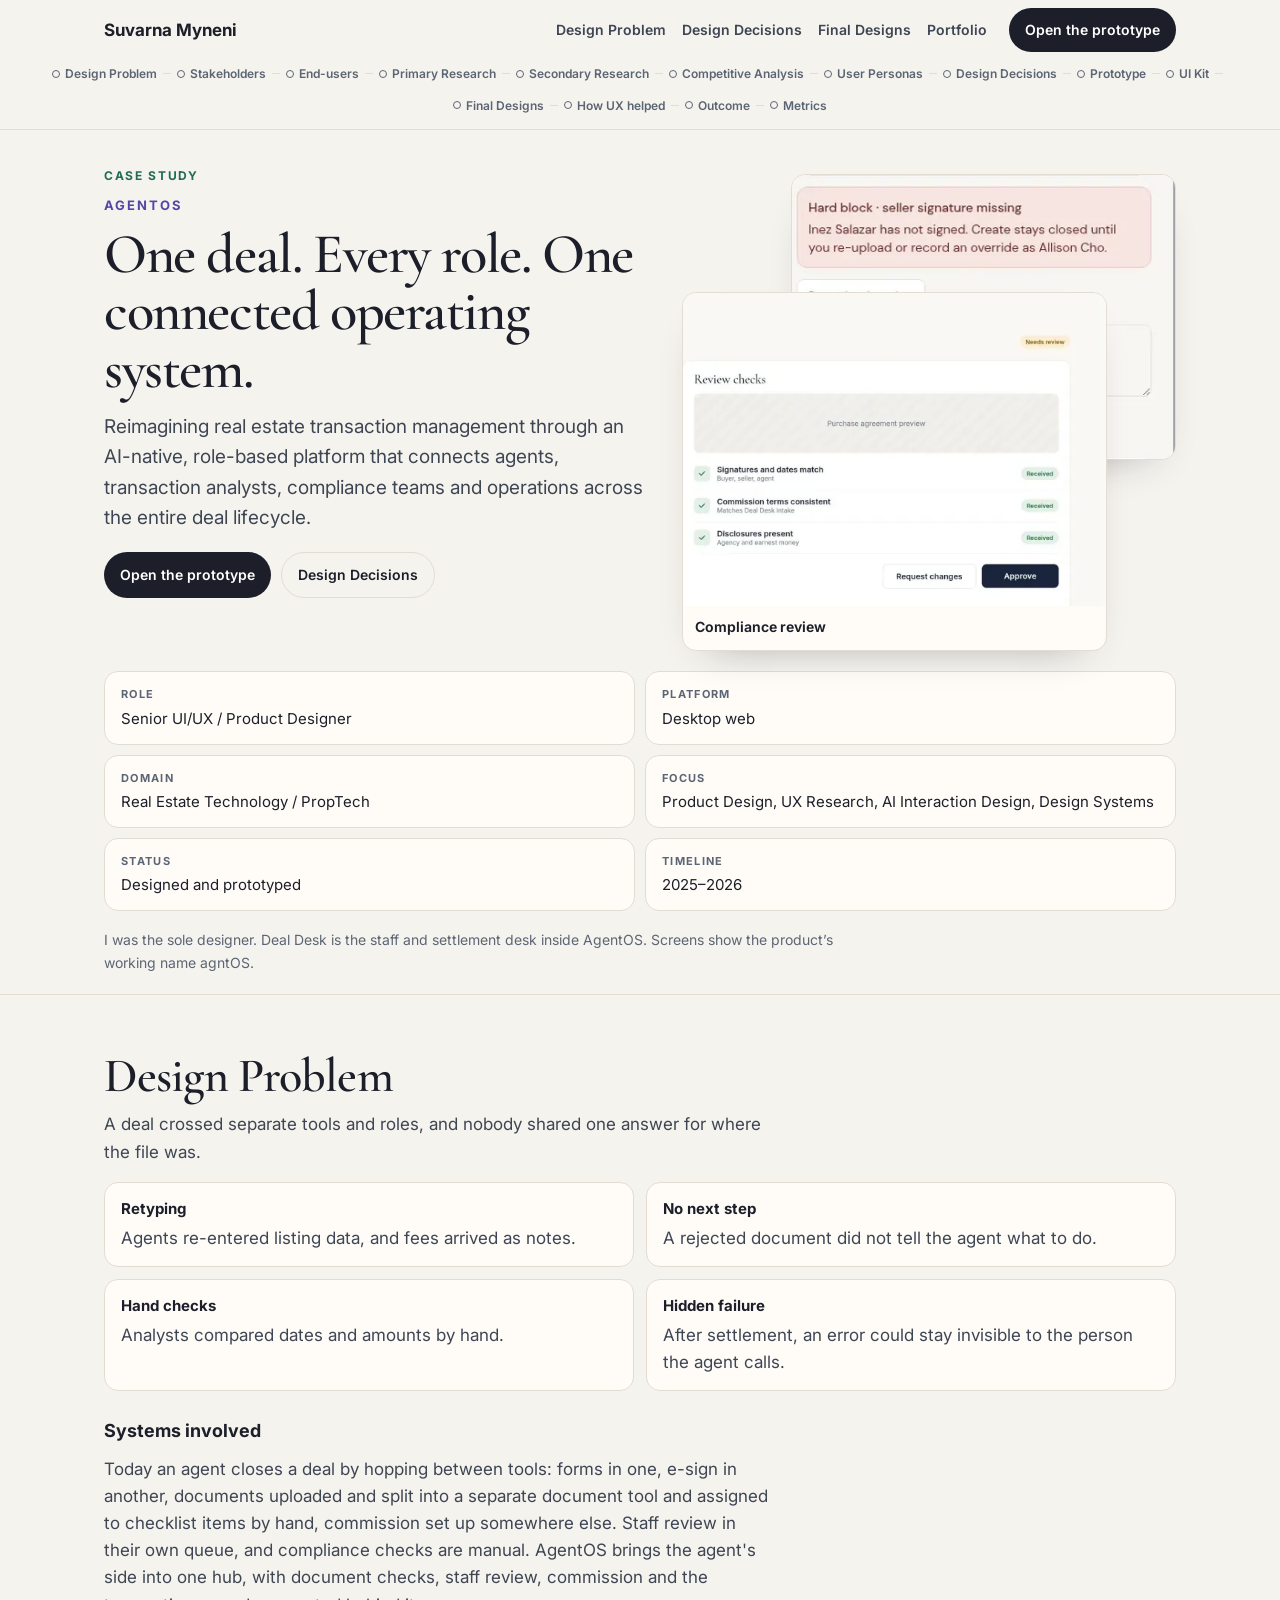
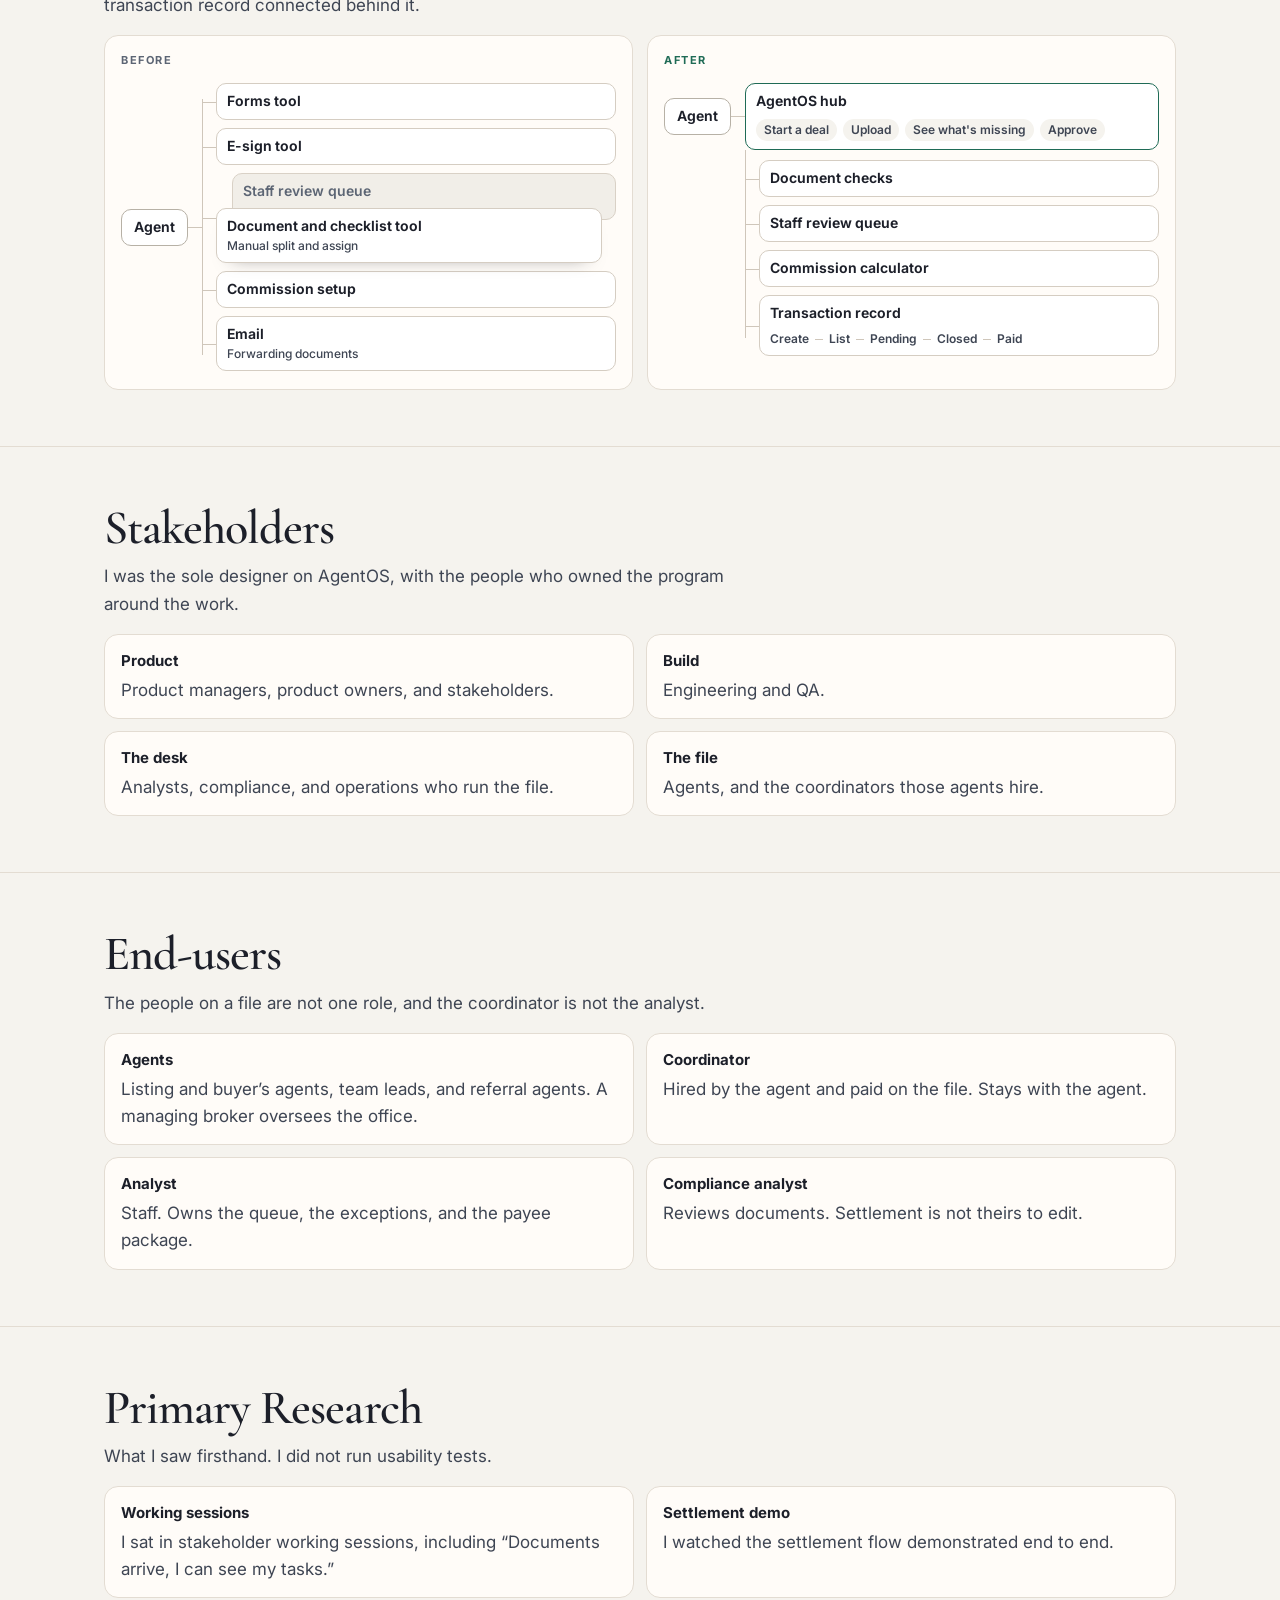
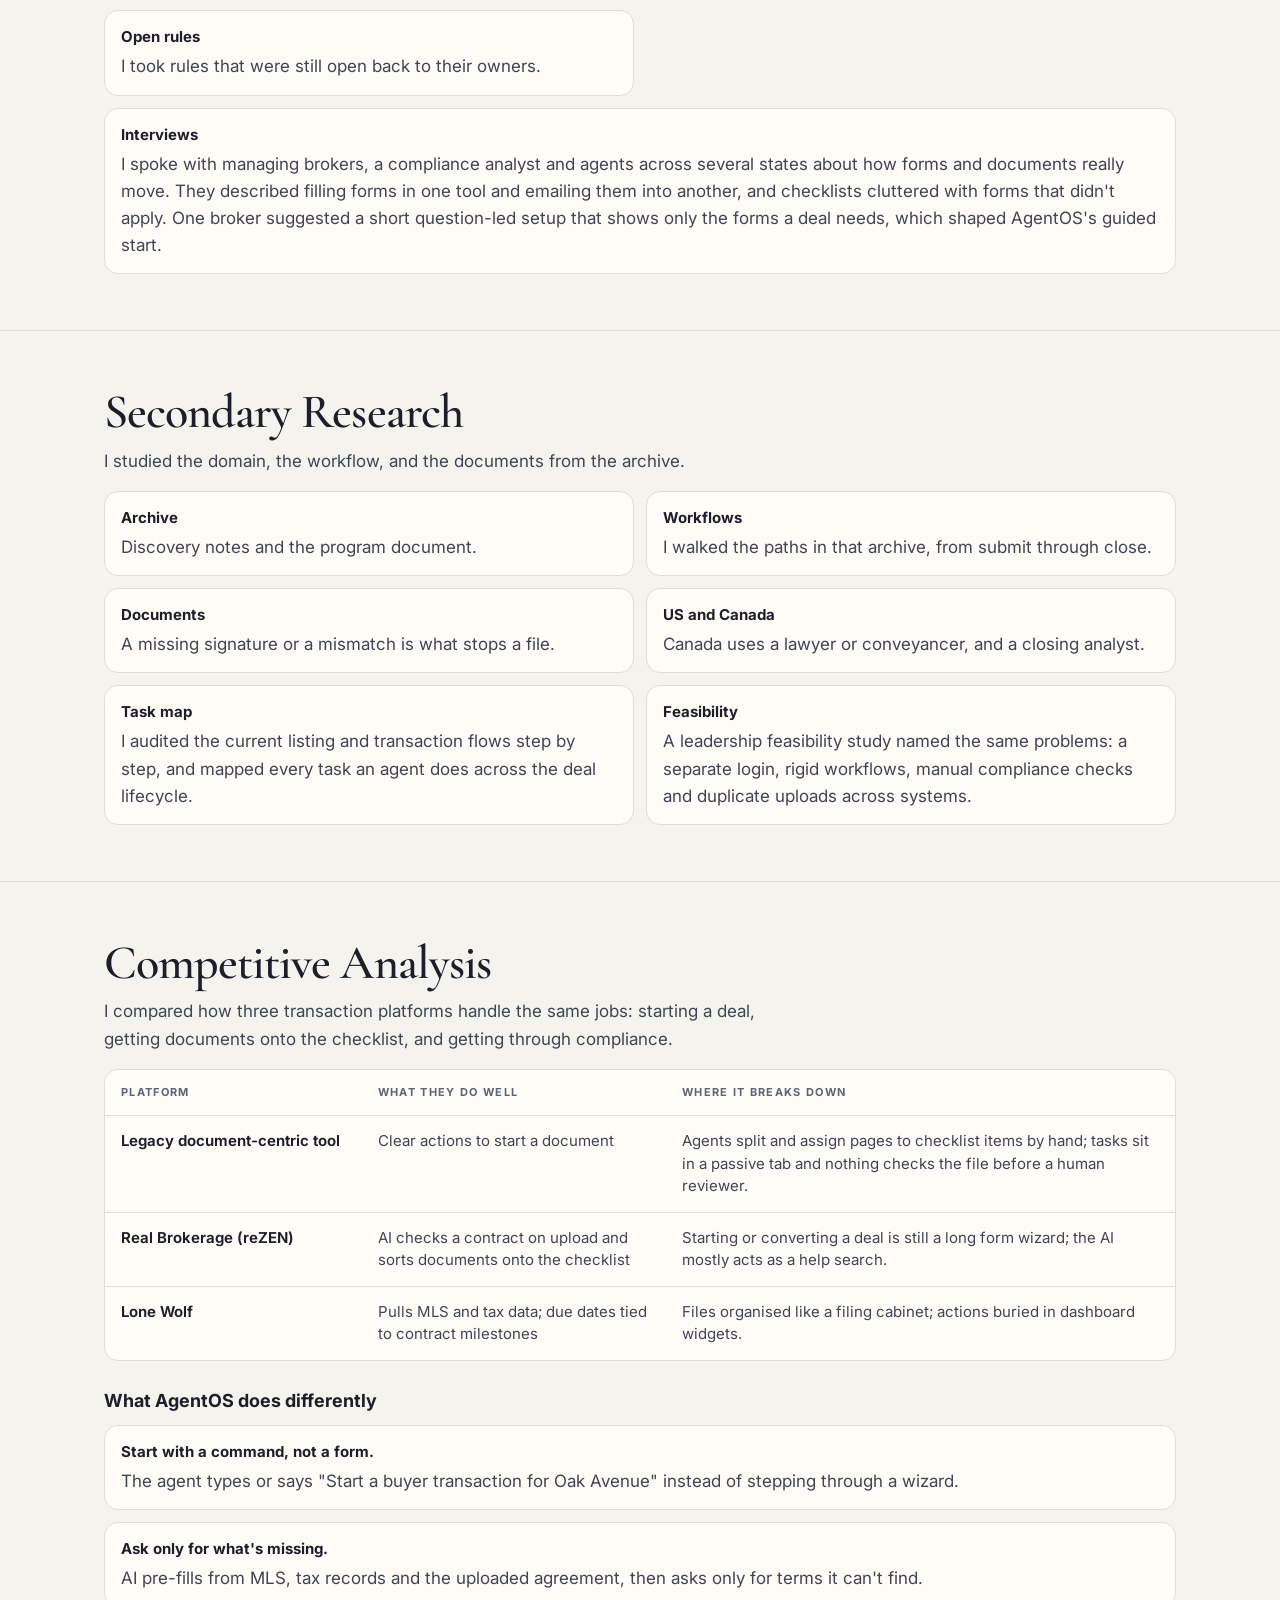
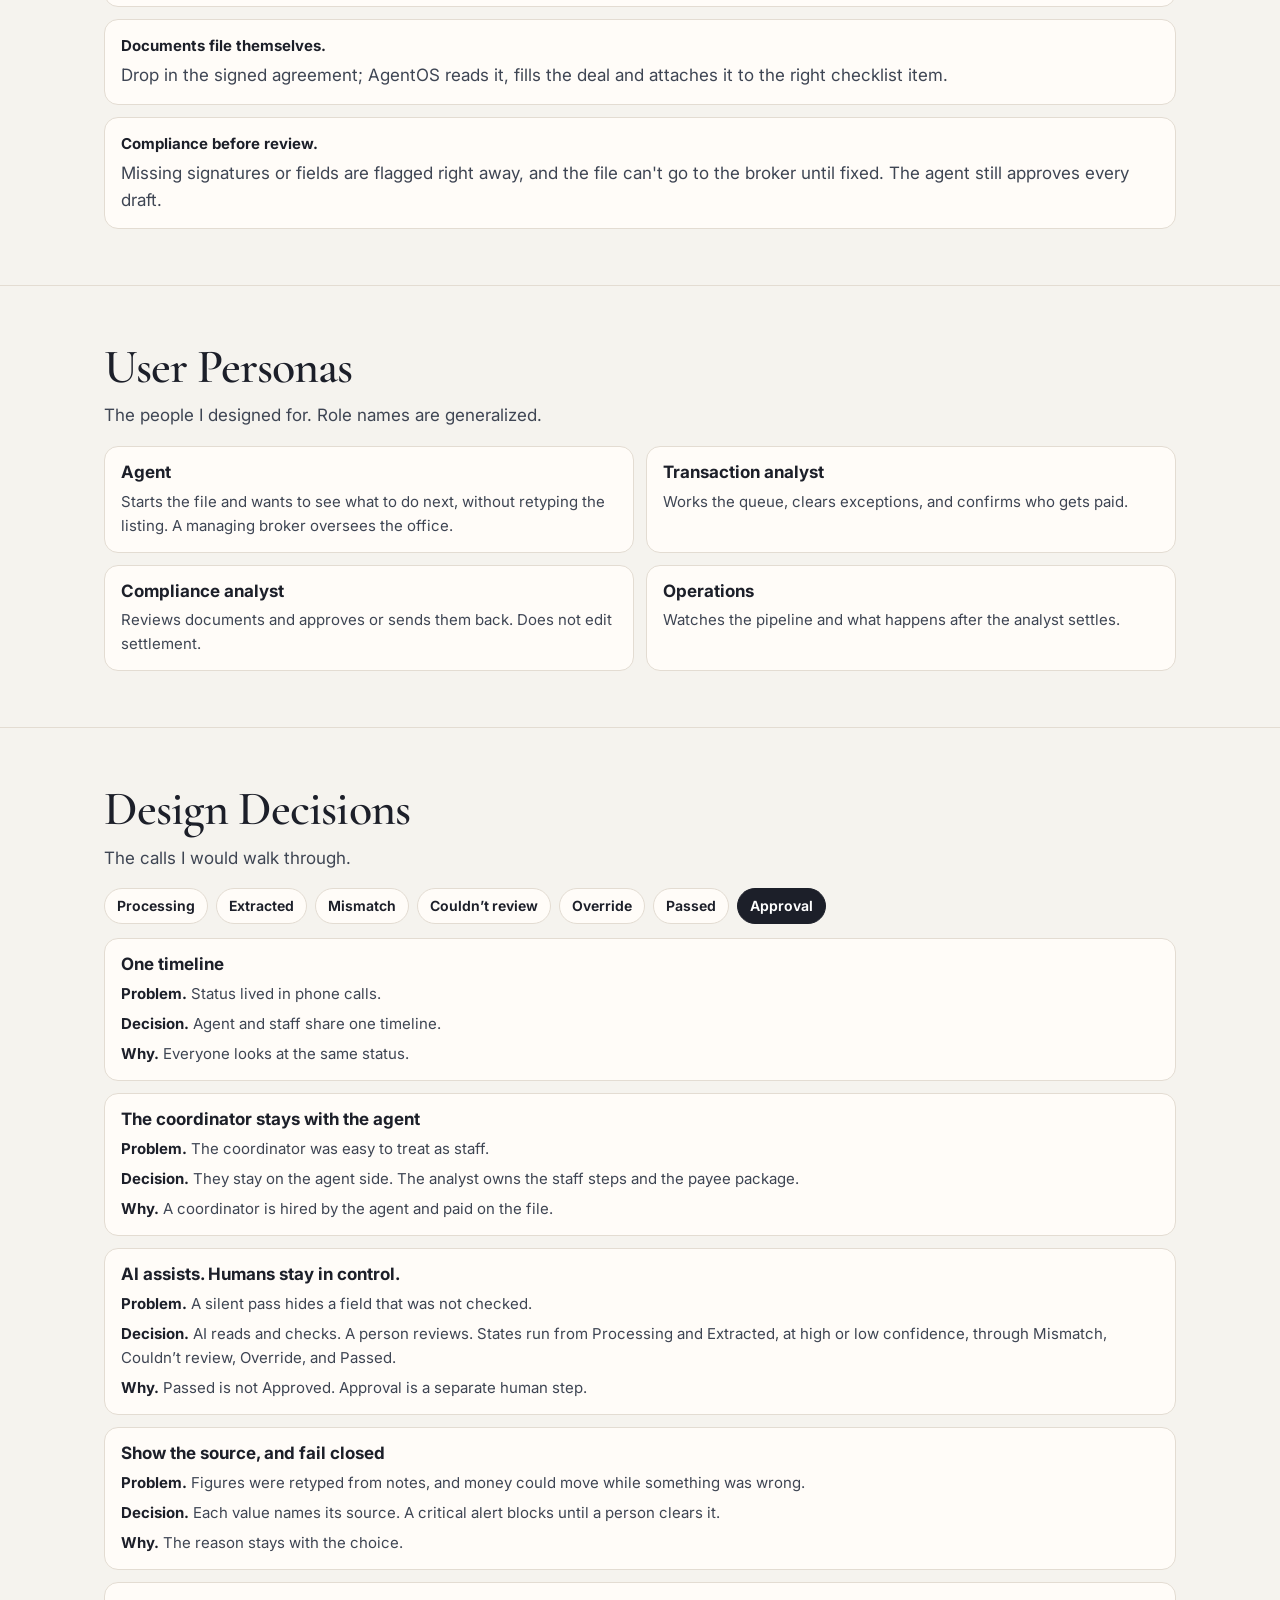
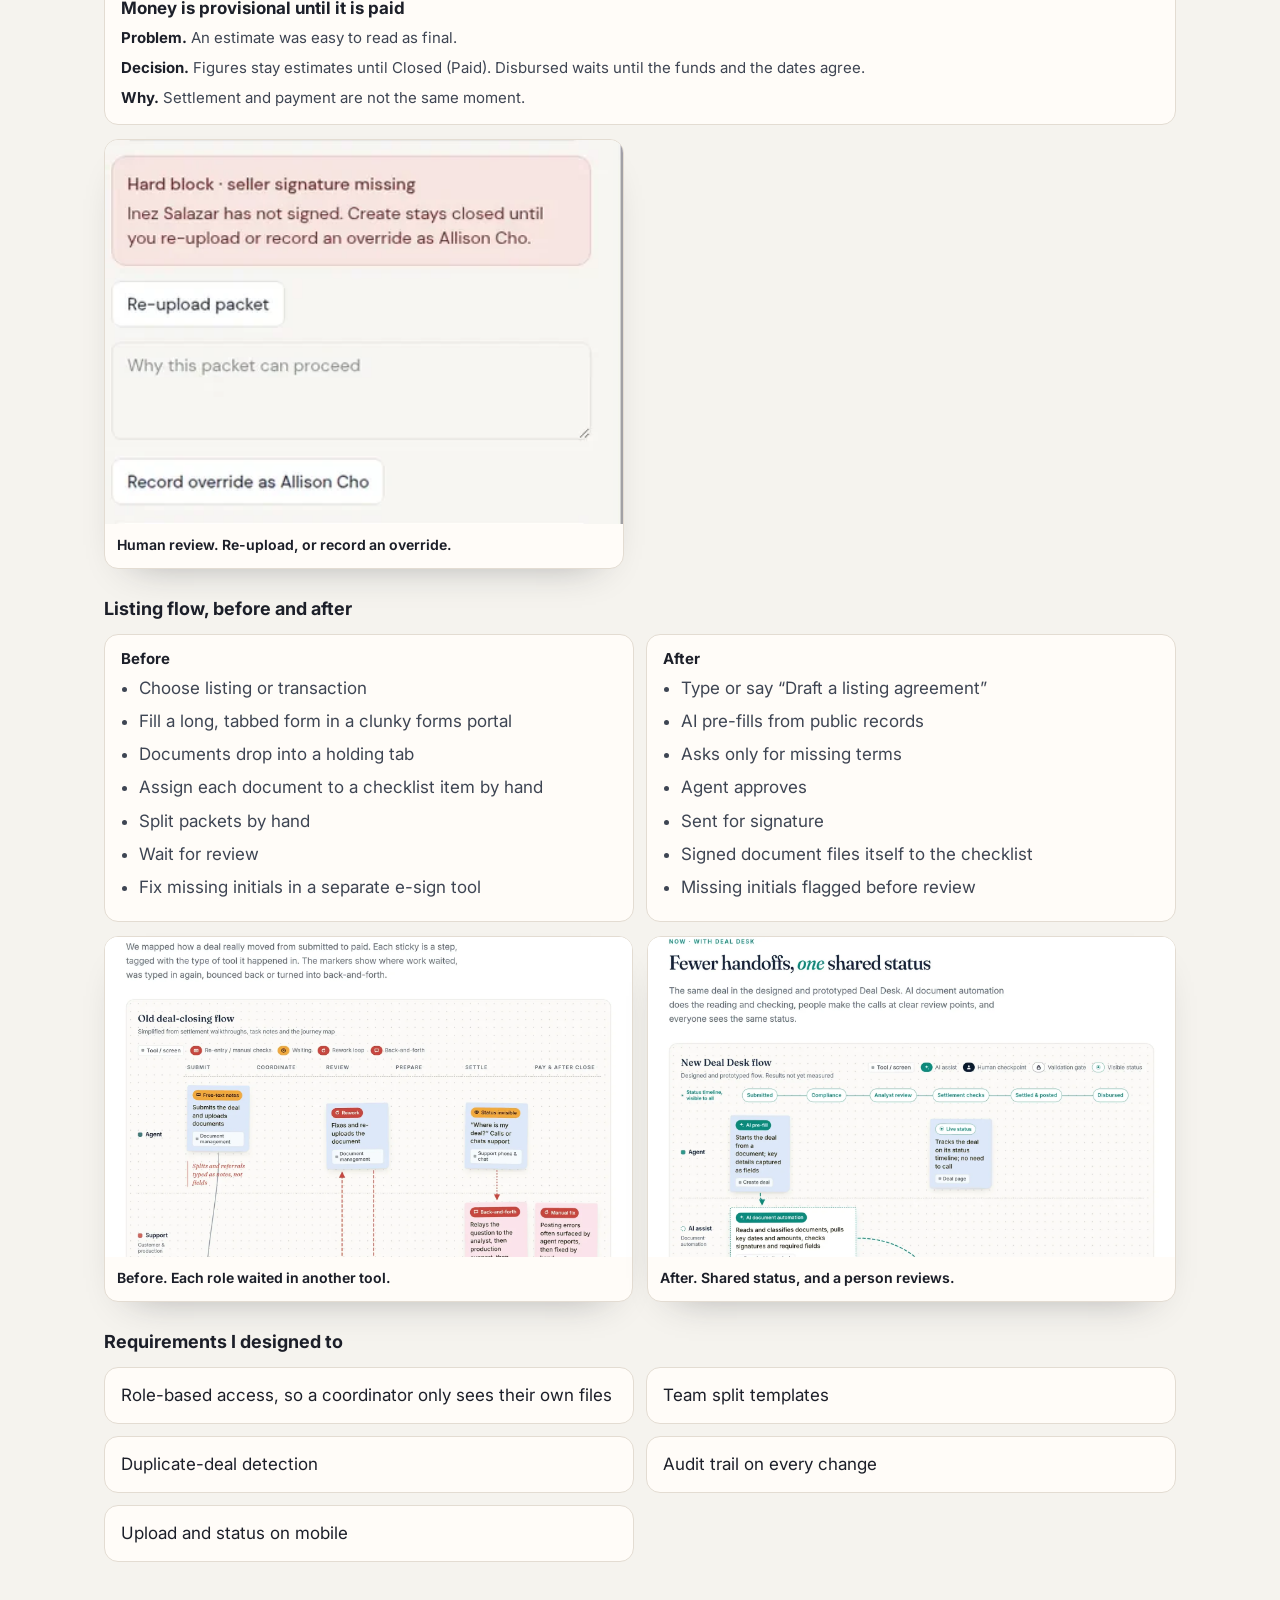
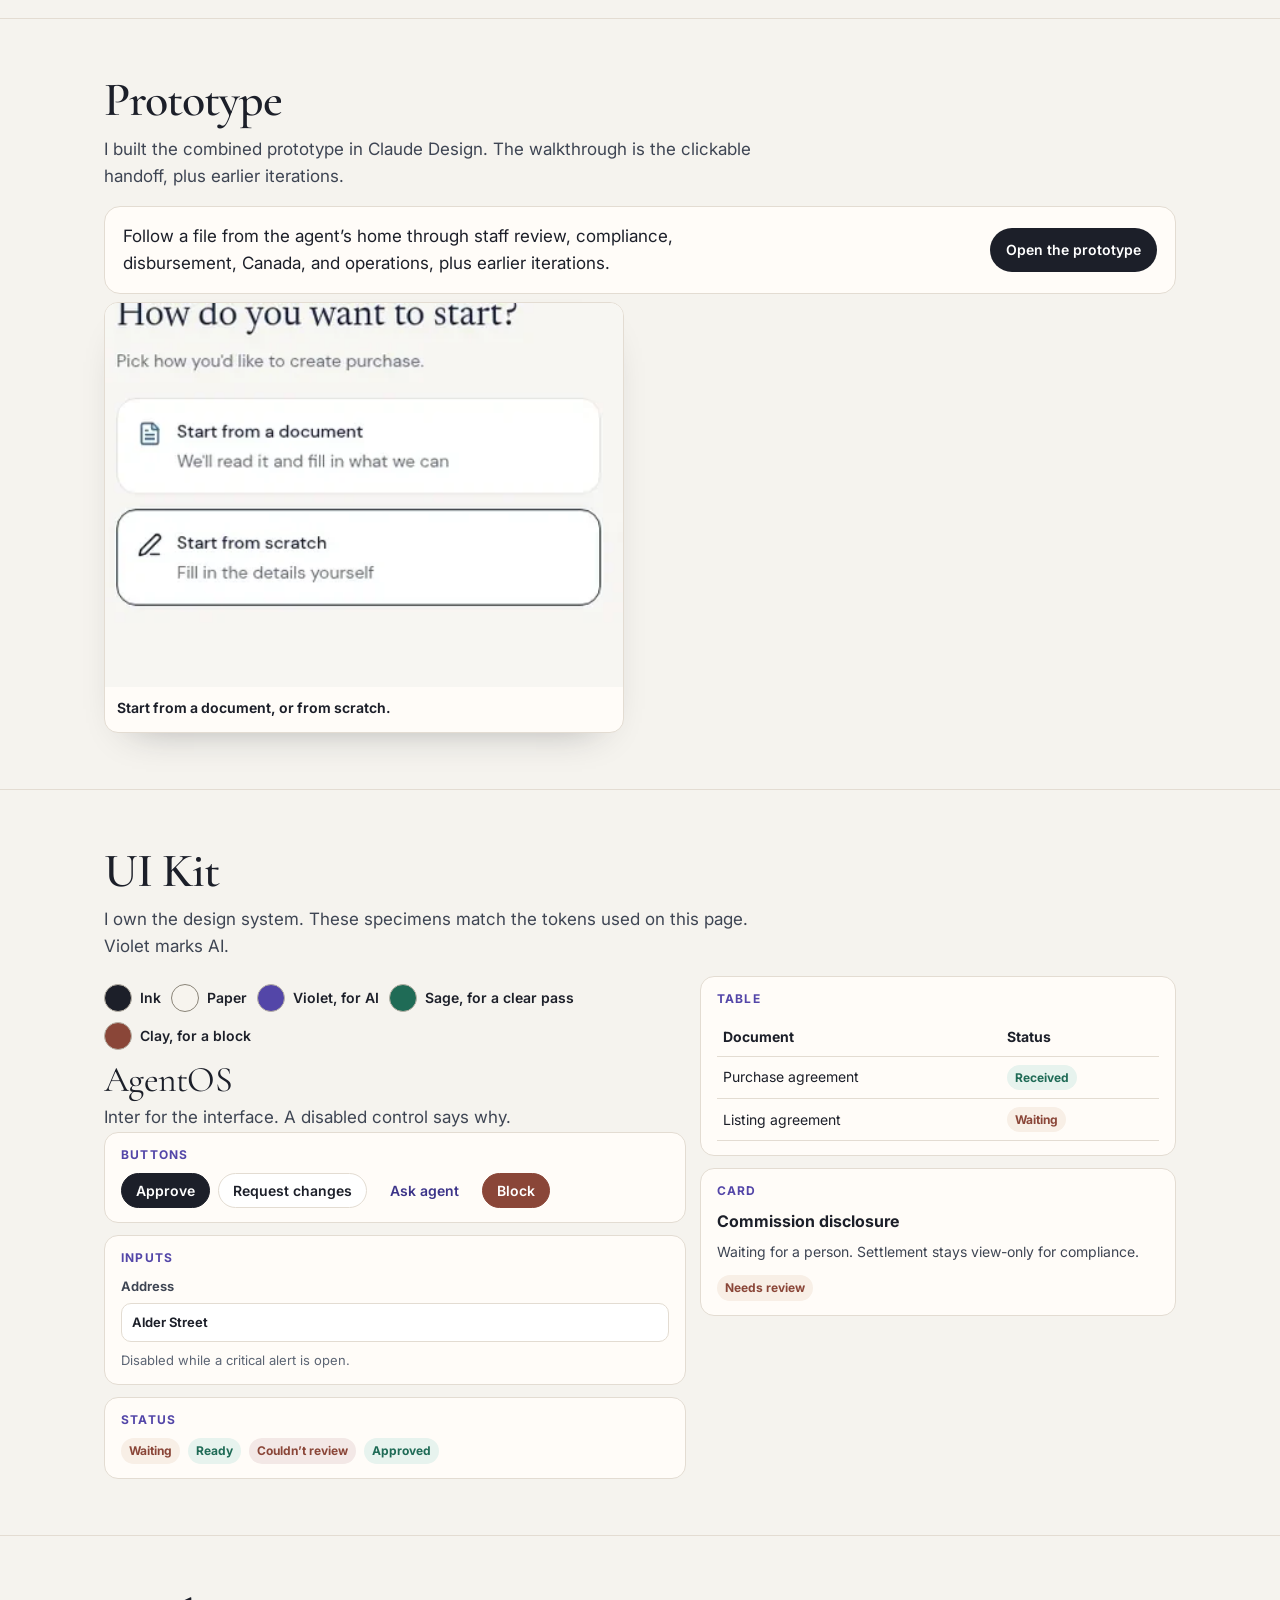
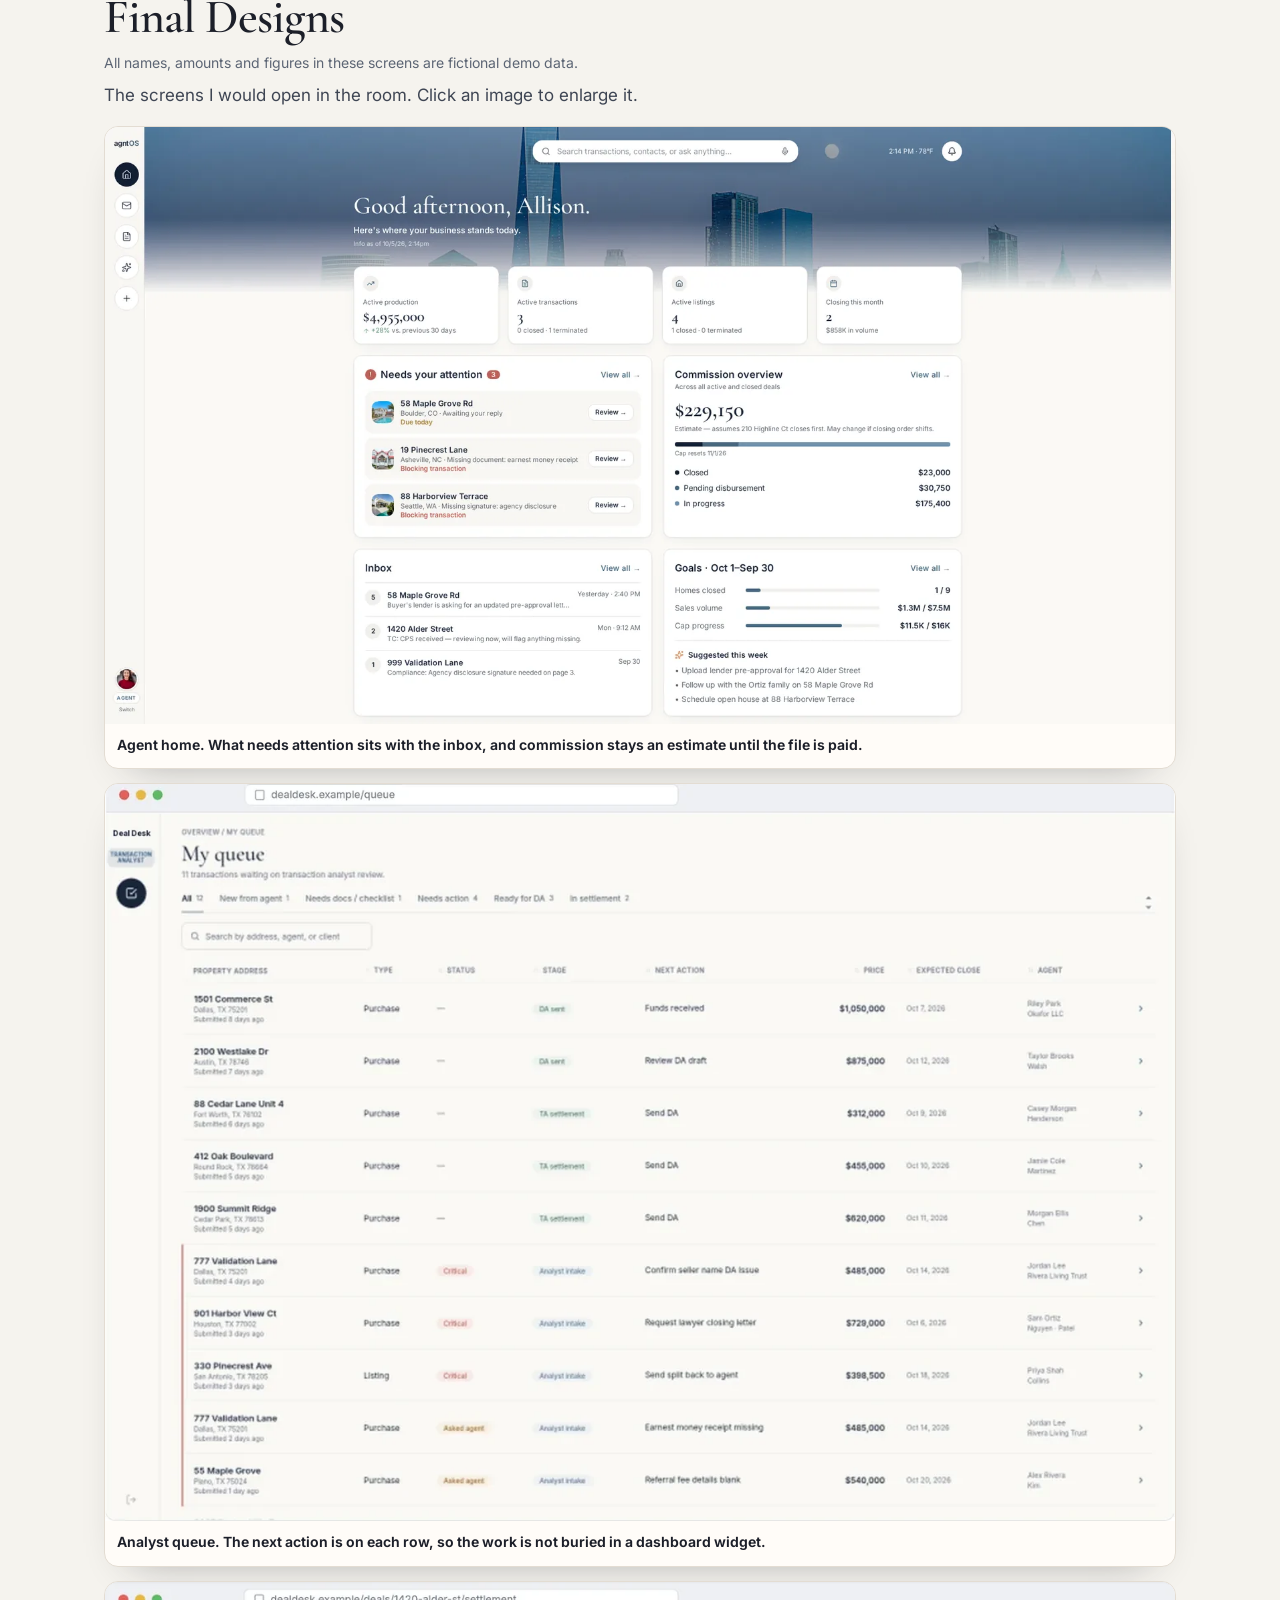
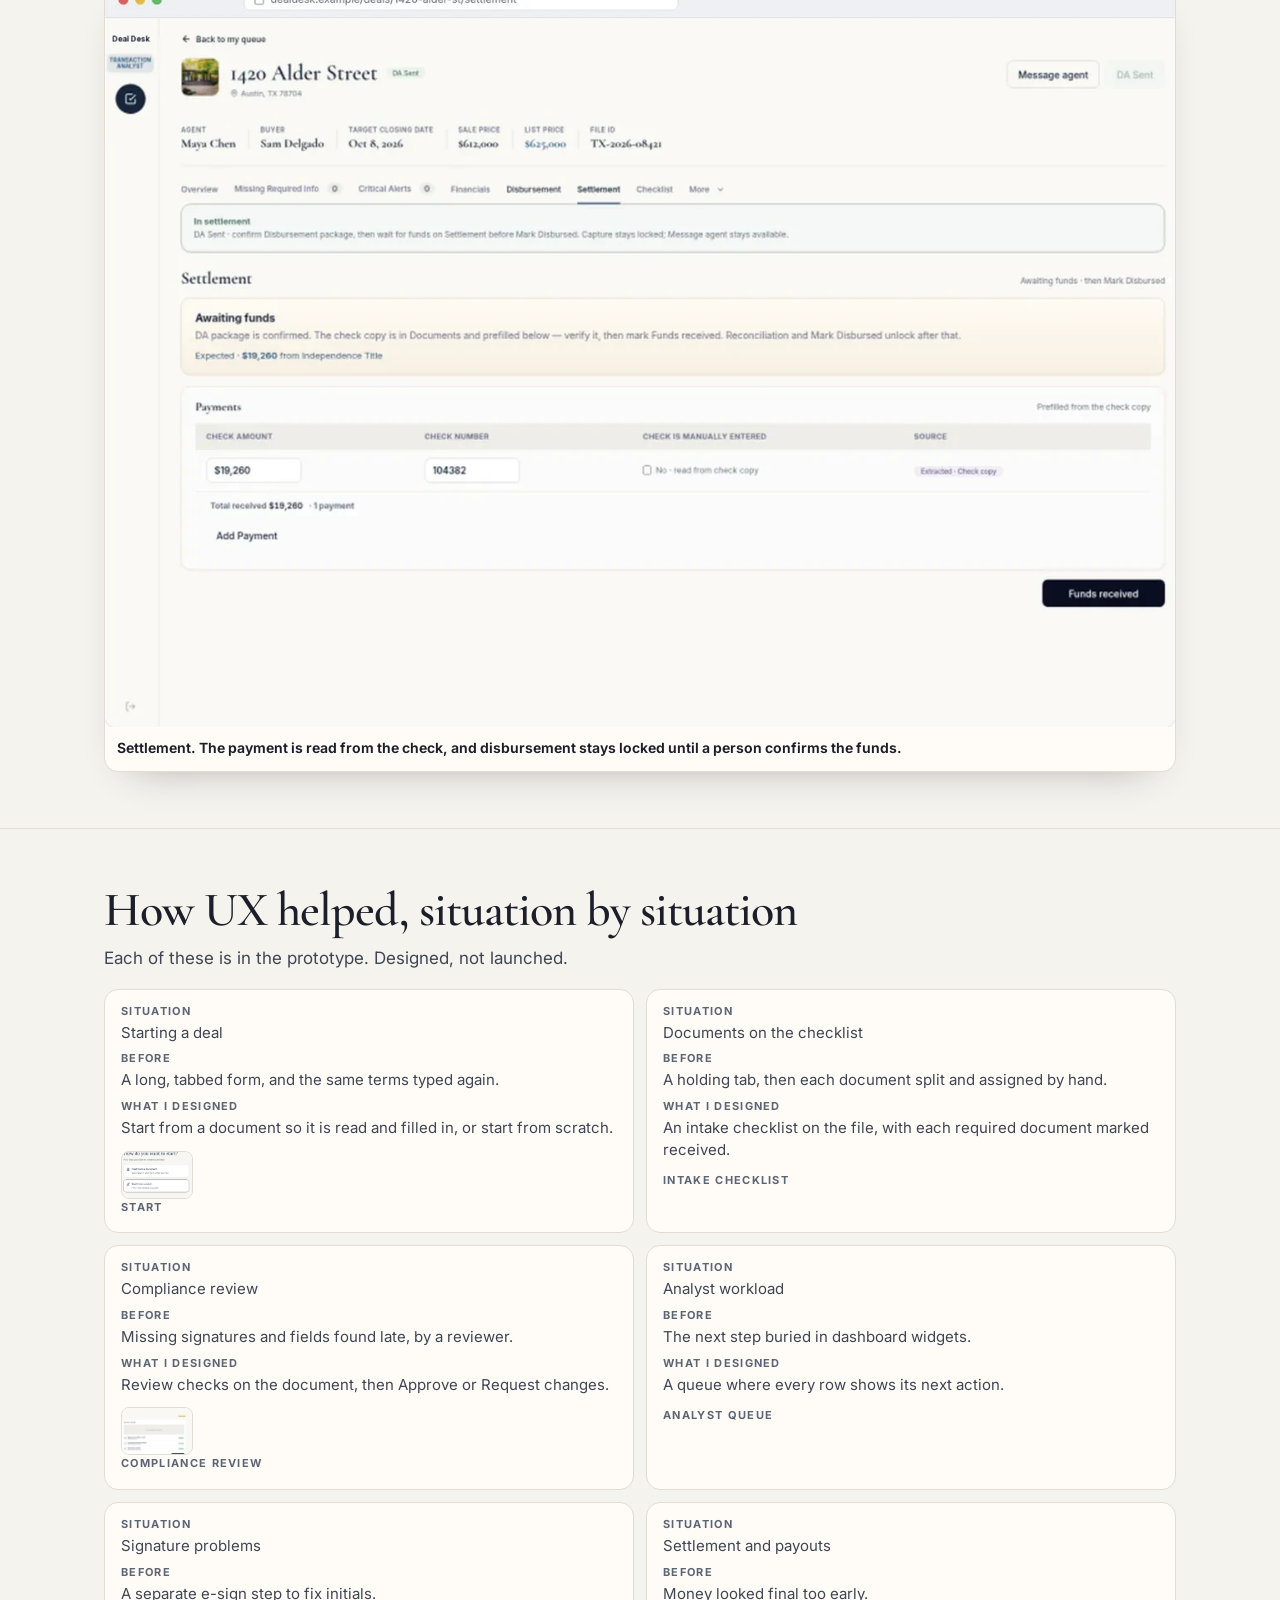
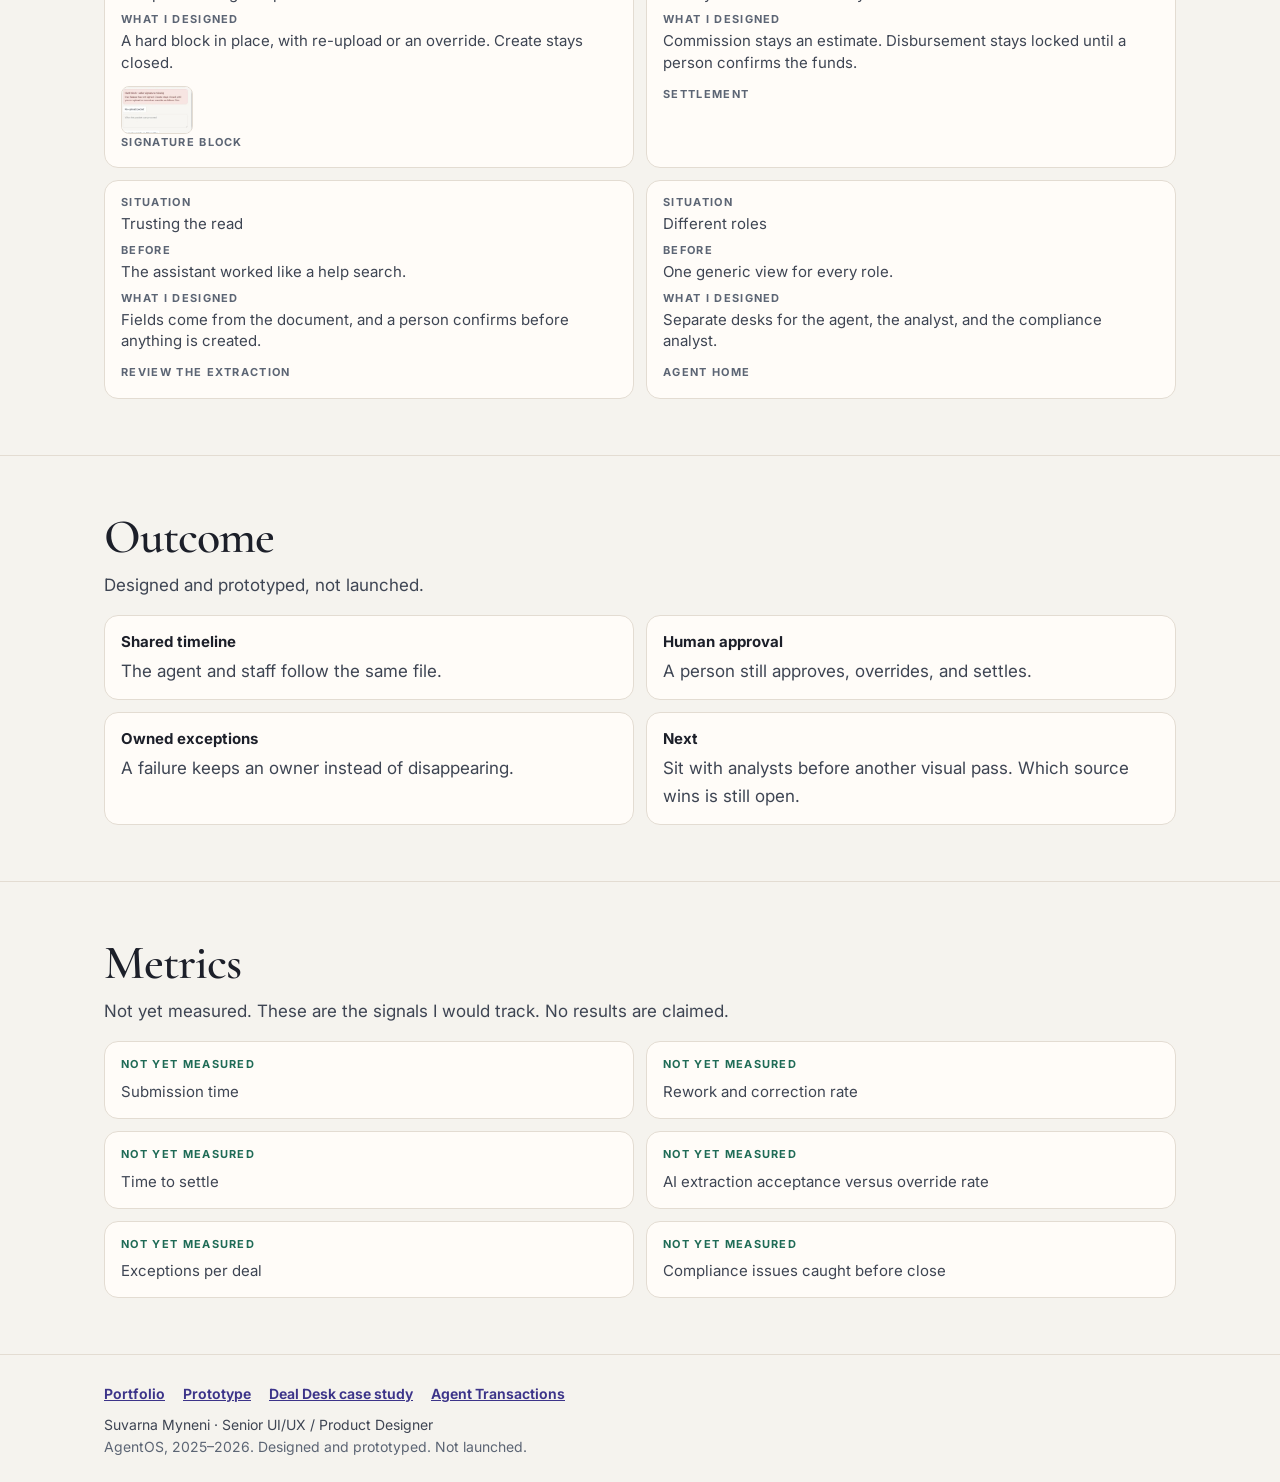
<file: agentos/index.html>
<!doctype html>
<html lang="en">
<head>
<meta charset="utf-8">
<meta name="viewport" content="width=device-width,initial-scale=1">
<title>AgentOS — One deal. Every role. One connected operating system. · Suvarna Myneni</title>
<meta name="description" content="Interview case study by Suvarna Myneni: AgentOS, an AI-native platform for real estate transactions. Designed and prototyped, 2025–2026. Not launched.">
<link rel="canonical" href="https://suvarnamyneni.github.io/agntos-case-study/agentos/">
<link rel="preconnect" href="https://fonts.googleapis.com">
<link rel="preconnect" href="https://fonts.gstatic.com" crossorigin>
<link href="https://fonts.googleapis.com/css2?family=Cormorant+Garamond:ital,wght@0,500;0,600;1,500&family=Inter:wght@400;500;600;700&display=swap" rel="stylesheet">
<link rel="stylesheet" href="style.css">
</head>
<body>
<a class="skip" href="#main">Skip to content</a>
<div class="sticky-head">
<nav class="top" aria-label="Case study">
  <div class="wrap">
    <a class="brand" href="https://suvarnamyneni.github.io">Suvarna Myneni</a>
    <div class="links">
      <a href="#design-problem">Design Problem</a>
      <a href="#design-decisions">Design Decisions</a>
      <a href="#final-designs">Final Designs</a>
      <a href="https://suvarnamyneni.github.io">Portfolio</a>
    </div>
    <a class="btn" href="../walkthrough.html">Open the prototype</a>
  </div>
</nav>
<nav class="rail" id="rail" aria-label="On this page">
  <ol>
    <li><a href="#design-problem"><i class="dot" aria-hidden="true"></i>Design Problem</a></li>
    <li><a href="#stakeholders"><i class="dot" aria-hidden="true"></i>Stakeholders</a></li>
    <li><a href="#end-users"><i class="dot" aria-hidden="true"></i>End-users</a></li>
    <li><a href="#primary-research"><i class="dot" aria-hidden="true"></i>Primary Research</a></li>
    <li><a href="#secondary-research"><i class="dot" aria-hidden="true"></i>Secondary Research</a></li>
    <li><a href="#competitive-analysis"><i class="dot" aria-hidden="true"></i>Competitive Analysis</a></li>
    <li><a href="#user-personas"><i class="dot" aria-hidden="true"></i>User Personas</a></li>
    <li><a href="#design-decisions"><i class="dot" aria-hidden="true"></i>Design Decisions</a></li>
    <li><a href="#prototype"><i class="dot" aria-hidden="true"></i>Prototype</a></li>
    <li><a href="#ui-kit"><i class="dot" aria-hidden="true"></i>UI Kit</a></li>
    <li><a href="#final-designs"><i class="dot" aria-hidden="true"></i>Final Designs</a></li>
    <li><a href="#how-ux-helped"><i class="dot" aria-hidden="true"></i>How UX helped</a></li>
    <li><a href="#outcome"><i class="dot" aria-hidden="true"></i>Outcome</a></li>
    <li><a href="#metrics"><i class="dot" aria-hidden="true"></i>Metrics</a></li>
  </ol>
</nav>
</div>

<header class="hero" id="top">
  <div class="wrap">
    <div class="hero-grid">
      <div class="hero-copy">
        <p class="section-label">Case study</p>
        <p class="project-name">AgentOS</p>
        <h1>One deal. Every role. One connected operating system.</h1>
        <p class="lead">Reimagining real estate transaction management through an AI-native, role-based platform that connects agents, transaction analysts, compliance teams and operations across the entire deal lifecycle.</p>
        <p class="hero-actions"><a class="btn" href="../walkthrough.html">Open the prototype</a> <a class="btn ghost" href="#design-decisions">Design Decisions</a></p>
      </div>
      <div class="composition" aria-label="Screens from the AgentOS prototype">
        <figure class="frame back">
          <button type="button" class="shot" data-zoom data-caption="Document review. A missing signature blocks create until a person re-uploads or records an override.">
            <img src="img/final-doc.webp" alt="A missing seller signature blocks create until re-upload or a named override." width="420" height="311">
          </button>
          <figcaption><a href="../walkthrough.html#06">Document review</a></figcaption>
        </figure>
        <figure class="frame front">
          <button type="button" class="shot" data-zoom data-caption="Compliance review. A person requests changes or approves.">
            <img src="img/hero-review.webp" alt="Compliance review checks, with Request changes and Approve." width="570" height="422" fetchpriority="high">
          </button>
          <figcaption><a href="../walkthrough.html#20">Compliance review</a></figcaption>
        </figure>
      </div>
      <dl class="meta">
        <div><dt>Role</dt><dd>Senior UI/UX / Product Designer</dd></div>
        <div><dt>Platform</dt><dd>Desktop web</dd></div>
        <div><dt>Domain</dt><dd>Real Estate Technology / PropTech</dd></div>
        <div><dt>Focus</dt><dd>Product Design, UX Research, AI Interaction Design, Design Systems</dd></div>
        <div><dt>Status</dt><dd>Designed and prototyped</dd></div>
        <div><dt>Timeline</dt><dd>2025–2026</dd></div>
      </dl>
    </div>
    <p class="note">I was the sole designer. Deal Desk is the staff and settlement desk inside AgentOS. Screens show the product’s working name agntOS.</p>
  </div>
</header>

<main id="main">

<section id="design-problem">
  <div class="wrap">
    <h2>Design Problem</h2>
    <p class="intro">A deal crossed separate tools and roles, and nobody shared one answer for where the file was.</p>
    <ul class="points">
      <li><strong>Retyping</strong> Agents re-entered listing data, and fees arrived as notes.</li>
      <li><strong>No next step</strong> A rejected document did not tell the agent what to do.</li>
      <li><strong>Hand checks</strong> Analysts compared dates and amounts by hand.</li>
      <li><strong>Hidden failure</strong> After settlement, an error could stay invisible to the person the agent calls.</li>
    </ul>
    <h3 class="subhead" id="systems-involved">Systems involved</h3>
    <p class="intro">Today an agent closes a deal by hopping between tools: forms in one, e-sign in another, documents uploaded and split into a separate document tool and assigned to checklist items by hand, commission set up somewhere else. Staff review in their own queue, and compliance checks are manual. AgentOS brings the agent's side into one hub, with document checks, staff review, commission and the transaction record connected behind it.</p>
    <div class="sys" aria-label="Systems involved, before and after">
      <figure class="sys-col">
        <figcaption>Before</figcaption>
        <div class="tree">
          <div class="node who">Agent</div>
          <span class="arm" aria-hidden="true"></span>
          <ul class="kids">
            <li><span class="node">Forms tool</span></li>
            <li><span class="node">E-sign tool</span></li>
            <li class="layered">
              <span class="node queue">Staff review queue</span>
              <span class="node doc">Document and checklist tool<small>Manual split and assign</small></span>
            </li>
            <li><span class="node">Commission setup</span></li>
            <li><span class="node">Email<small>Forwarding documents</small></span></li>
          </ul>
        </div>
      </figure>
      <figure class="sys-col sys-after">
        <figcaption>After</figcaption>
        <div class="tree after">
          <div class="node who">Agent</div>
          <span class="arm" aria-hidden="true"></span>
          <div class="node hub">
            <span class="hub-name">AgentOS hub</span>
            <ul class="hub-acts">
              <li>Start a deal</li>
              <li>Upload</li>
              <li>See what's missing</li>
              <li>Approve</li>
            </ul>
          </div>
          <ul class="kids sub">
            <li><span class="node">Document checks</span></li>
            <li><span class="node">Staff review queue</span></li>
            <li><span class="node">Commission calculator</span></li>
            <li><span class="node">Transaction record
              <ul class="steps">
                <li>Create</li>
                <li>List</li>
                <li>Pending</li>
                <li>Closed</li>
                <li>Paid</li>
              </ul>
            </span></li>
          </ul>
        </div>
      </figure>
    </div>
  </div>
</section>

<section id="stakeholders">
  <div class="wrap">
    <h2>Stakeholders</h2>
    <p class="intro">I was the sole designer on AgentOS, with the people who owned the program around the work.</p>
    <ul class="points">
      <li><strong>Product</strong> Product managers, product owners, and stakeholders.</li>
      <li><strong>Build</strong> Engineering and QA.</li>
      <li><strong>The desk</strong> Analysts, compliance, and operations who run the file.</li>
      <li><strong>The file</strong> Agents, and the coordinators those agents hire.</li>
    </ul>
  </div>
</section>

<section id="end-users">
  <div class="wrap">
    <h2>End-users</h2>
    <p class="intro">The people on a file are not one role, and the coordinator is not the analyst.</p>
    <ul class="points">
      <li><strong>Agents</strong> Listing and buyer’s agents, team leads, and referral agents. A managing broker oversees the office.</li>
      <li><strong>Coordinator</strong> Hired by the agent and paid on the file. Stays with the agent.</li>
      <li><strong>Analyst</strong> Staff. Owns the queue, the exceptions, and the payee package.</li>
      <li><strong>Compliance analyst</strong> Reviews documents. Settlement is not theirs to edit.</li>
    </ul>
  </div>
</section>

<section id="primary-research">
  <div class="wrap">
    <h2>Primary Research</h2>
    <p class="intro">What I saw firsthand. I did not run usability tests.</p>
    <ul class="points">
      <li><strong>Working sessions</strong> I sat in stakeholder working sessions, including “Documents arrive, I can see my tasks.”</li>
      <li><strong>Settlement demo</strong> I watched the settlement flow demonstrated end to end.</li>
      <li><strong>Open rules</strong> I took rules that were still open back to their owners.</li>
      <li class="span"><strong>Interviews</strong> I spoke with managing brokers, a compliance analyst and agents across several states about how forms and documents really move. They described filling forms in one tool and emailing them into another, and checklists cluttered with forms that didn't apply. One broker suggested a short question-led setup that shows only the forms a deal needs, which shaped AgentOS's guided start.</li>
    </ul>
  </div>
</section>

<section id="secondary-research">
  <div class="wrap">
    <h2>Secondary Research</h2>
    <p class="intro">I studied the domain, the workflow, and the documents from the archive.</p>
    <ul class="points">
      <li><strong>Archive</strong> Discovery notes and the program document.</li>
      <li><strong>Workflows</strong> I walked the paths in that archive, from submit through close.</li>
      <li><strong>Documents</strong> A missing signature or a mismatch is what stops a file.</li>
      <li><strong>US and Canada</strong> Canada uses a lawyer or conveyancer, and a closing analyst.</li>
      <li><strong>Task map</strong> I audited the current listing and transaction flows step by step, and mapped every task an agent does across the deal lifecycle.</li>
      <li><strong>Feasibility</strong> A leadership feasibility study named the same problems: a separate login, rigid workflows, manual compliance checks and duplicate uploads across systems.</li>
    </ul>
  </div>
</section>

<section id="competitive-analysis">
  <div class="wrap">
    <h2>Competitive Analysis</h2>
    <p class="intro">I compared how three transaction platforms handle the same jobs: starting a deal, getting documents onto the checklist, and getting through compliance.</p>
    <div class="matrix-wrap">
      <table class="matrix">
        <thead>
          <tr>
            <th scope="col">Platform</th>
            <th scope="col">What they do well</th>
            <th scope="col">Where it breaks down</th>
          </tr>
        </thead>
        <tbody>
          <tr>
            <td data-label="Platform">Legacy document-centric tool</td>
            <td data-label="What they do well">Clear actions to start a document</td>
            <td data-label="Where it breaks down">Agents split and assign pages to checklist items by hand; tasks sit in a passive tab and nothing checks the file before a human reviewer.</td>
          </tr>
          <tr>
            <td data-label="Platform">Real Brokerage (reZEN)</td>
            <td data-label="What they do well">AI checks a contract on upload and sorts documents onto the checklist</td>
            <td data-label="Where it breaks down">Starting or converting a deal is still a long form wizard; the AI mostly acts as a help search.</td>
          </tr>
          <tr>
            <td data-label="Platform">Lone Wolf</td>
            <td data-label="What they do well">Pulls MLS and tax data; due dates tied to contract milestones</td>
            <td data-label="Where it breaks down">Files organised like a filing cabinet; actions buried in dashboard widgets.</td>
          </tr>
        </tbody>
      </table>
    </div>
    <h3 class="subhead">What AgentOS does differently</h3>
    <ul class="points differs">
      <li><strong>Start with a command, not a form.</strong> The agent types or says "Start a buyer transaction for Oak Avenue" instead of stepping through a wizard.</li>
      <li><strong>Ask only for what's missing.</strong> AI pre-fills from MLS, tax records and the uploaded agreement, then asks only for terms it can't find.</li>
      <li><strong>Documents file themselves.</strong> Drop in the signed agreement; AgentOS reads it, fills the deal and attaches it to the right checklist item.</li>
      <li><strong>Compliance before review.</strong> Missing signatures or fields are flagged right away, and the file can't go to the broker until fixed. The agent still approves every draft.</li>
    </ul>
  </div>
</section>

<section id="user-personas">
  <div class="wrap">
    <h2>User Personas</h2>
    <p class="intro">The people I designed for. Role names are generalized.</p>
    <div class="personas">
      <article class="persona">
        <h3>Agent</h3>
        <p>Starts the file and wants to see what to do next, without retyping the listing. A managing broker oversees the office.</p>
      </article>
      <article class="persona">
        <h3>Transaction analyst</h3>
        <p>Works the queue, clears exceptions, and confirms who gets paid.</p>
      </article>
      <article class="persona">
        <h3>Compliance analyst</h3>
        <p>Reviews documents and approves or sends them back. Does not edit settlement.</p>
      </article>
      <article class="persona">
        <h3>Operations</h3>
        <p>Watches the pipeline and what happens after the analyst settles.</p>
      </article>
    </div>
  </div>
</section>

<section id="design-decisions">
  <div class="wrap">
    <h2>Design Decisions</h2>
    <p class="intro">The calls I would walk through.</p>
    <ul class="states" aria-label="Document-reading states">
      <li>Processing</li>
      <li>Extracted</li>
      <li>Mismatch</li>
      <li>Couldn’t review</li>
      <li>Override</li>
      <li>Passed</li>
      <li class="human">Approval</li>
    </ul>
    <div class="decisions">
      <article class="decision">
        <h3>One timeline</h3>
        <p><b>Problem.</b> Status lived in phone calls.</p>
        <p><b>Decision.</b> Agent and staff share one timeline.</p>
        <p><b>Why.</b> Everyone looks at the same status.</p>
      </article>
      <article class="decision">
        <h3>The coordinator stays with the agent</h3>
        <p><b>Problem.</b> The coordinator was easy to treat as staff.</p>
        <p><b>Decision.</b> They stay on the agent side. The analyst owns the staff steps and the payee package.</p>
        <p><b>Why.</b> A coordinator is hired by the agent and paid on the file.</p>
      </article>
      <article class="decision">
        <h3>AI assists. Humans stay in control.</h3>
        <p><b>Problem.</b> A silent pass hides a field that was not checked.</p>
        <p><b>Decision.</b> AI reads and checks. A person reviews. States run from Processing and Extracted, at high or low confidence, through Mismatch, Couldn’t review, Override, and Passed.</p>
        <p><b>Why.</b> Passed is not Approved. Approval is a separate human step.</p>
      </article>
      <article class="decision">
        <h3>Show the source, and fail closed</h3>
        <p><b>Problem.</b> Figures were retyped from notes, and money could move while something was wrong.</p>
        <p><b>Decision.</b> Each value names its source. A critical alert blocks until a person clears it.</p>
        <p><b>Why.</b> The reason stays with the choice.</p>
      </article>
      <article class="decision">
        <h3>Money is provisional until it is paid</h3>
        <p><b>Problem.</b> An estimate was easy to read as final.</p>
        <p><b>Decision.</b> Figures stay estimates until Closed (Paid). Disbursed waits until the funds and the dates agree.</p>
        <p><b>Why.</b> Settlement and payment are not the same moment.</p>
      </article>
    </div>
    <figure class="frame decision-shot">
      <button type="button" class="shot" data-zoom data-caption="A missing signature blocks create until a person re-uploads or records an override.">
        <img loading="lazy" src="img/final-doc.webp" alt="A missing seller signature blocks create until re-upload or a named override." width="420" height="311">
      </button>
      <figcaption><a href="../walkthrough.html#06">Human review. Re-upload, or record an override.</a></figcaption>
    </figure>
    <div id="listing-block">
    <h3 class="subhead" id="listing-flow">Listing flow, before and after</h3>
    <div class="compare">
      <article>
        <h3>Before</h3>
        <ul>
          <li>Choose listing or transaction</li>
          <li>Fill a long, tabbed form in a clunky forms portal</li>
          <li>Documents drop into a holding tab</li>
          <li>Assign each document to a checklist item by hand</li>
          <li>Split packets by hand</li>
          <li>Wait for review</li>
          <li>Fix missing initials in a separate e-sign tool</li>
        </ul>
      </article>
      <article>
        <h3>After</h3>
        <ul>
          <li>Type or say “Draft a listing agreement”</li>
          <li>AI pre-fills from public records</li>
          <li>Asks only for missing terms</li>
          <li>Agent approves</li>
          <li>Sent for signature</li>
          <li>Signed document files itself to the checklist</li>
          <li>Missing initials flagged before review</li>
        </ul>
      </article>
    </div>
    <div class="flow-pair">
      <figure class="frame">
        <button type="button" class="shot" data-zoom data-caption="Before. Each role waited in another tool.">
          <img src="img/flow-before.webp" alt="The old deal flow, with the agent, coordinator, and staff each working in a separate tool." width="1680" height="2790">
        </button>
        <figcaption>Before. Each role waited in another tool.</figcaption>
      </figure>
      <figure class="frame">
        <button type="button" class="shot" data-zoom data-caption="After. Shared status, and a person reviews.">
          <img src="img/flow-after.webp" alt="The designed flow, with a shared status and a person at each review point." width="1680" height="2428">
        </button>
        <figcaption>After. Shared status, and a person reviews.</figcaption>
      </figure>
    </div>
    </div>
    <h3 class="subhead">Requirements I designed to</h3>
    <ul class="points reqs">
      <li>Role-based access, so a coordinator only sees their own files</li>
      <li>Team split templates</li>
      <li>Duplicate-deal detection</li>
      <li>Audit trail on every change</li>
      <li>Upload and status on mobile</li>
    </ul>
  </div>
</section>

<section id="prototype">
  <div class="wrap">
    <h2>Prototype</h2>
    <p class="intro">I built the combined prototype in Claude Design. The walkthrough is the clickable handoff, plus earlier iterations.</p>
    <div class="endcap">
      <p>Follow a file from the agent’s home through staff review, compliance, disbursement, Canada, and operations, plus earlier iterations.</p>
      <a class="btn" href="../walkthrough.html">Open the prototype</a>
    </div>
    <div class="pair">
      <figure class="frame">
        <button type="button" class="shot" data-zoom data-caption="Agent. Start from a document, or start from scratch.">
          <img loading="lazy" src="img/proto-start.webp" alt="Start a transaction from a document, or from scratch." width="416" height="308">
        </button>
        <figcaption><a href="../walkthrough.html#05">Start from a document, or from scratch.</a></figcaption>
      </figure>
    </div>
  </div>
</section>

<section id="ui-kit">
  <div class="wrap">
    <h2>UI Kit</h2>
    <p class="intro">I own the design system. These specimens match the tokens used on this page. Violet marks AI.</p>
    <div class="kit">
      <div>
        <ul class="swatches" aria-label="Color tokens">
          <li><i style="background:#1c1f29"></i>Ink</li>
          <li><i class="paper"></i>Paper</li>
          <li><i style="background:#5346a8"></i>Violet, for AI</li>
          <li><i style="background:#1f6b56"></i>Sage, for a clear pass</li>
          <li><i style="background:#8a4638"></i>Clay, for a block</li>
        </ul>
        <div class="type-sample">
          <p class="serif">AgentOS</p>
          <p class="sans">Inter for the interface. A disabled control says why.</p>
        </div>
        <div class="specimens">
          <div class="specimen">
            <h3>Buttons</h3>
            <div class="row">
              <button type="button" class="ui primary">Approve</button>
              <button type="button" class="ui secondary">Request changes</button>
              <button type="button" class="ui ghost">Ask agent</button>
              <button type="button" class="ui danger">Block</button>
            </div>
          </div>
          <div class="specimen">
            <h3>Inputs</h3>
            <label class="field">Address
              <input type="text" value="Alder Street" readonly>
            </label>
            <p class="hint">Disabled while a critical alert is open.</p>
          </div>
          <div class="specimen">
            <h3>Status</h3>
            <div class="row">
              <span class="chip wait">Waiting</span>
              <span class="chip ready">Ready</span>
              <span class="chip block">Couldn’t review</span>
              <span class="chip ok">Approved</span>
            </div>
          </div>
        </div>
      </div>
      <div class="specimens">
        <div class="specimen">
          <h3>Table</h3>
          <table>
            <thead><tr><th>Document</th><th>Status</th></tr></thead>
            <tbody>
              <tr><td>Purchase agreement</td><td><span class="chip ok">Received</span></td></tr>
              <tr><td>Listing agreement</td><td><span class="chip wait">Waiting</span></td></tr>
            </tbody>
          </table>
        </div>
        <div class="specimen">
          <h3>Card</h3>
          <article class="file-card">
            <h4>Commission disclosure</h4>
            <p>Waiting for a person. Settlement stays view-only for compliance.</p>
            <span class="chip wait">Needs review</span>
          </article>
        </div>
      </div>
    </div>
  </div>
</section>

<section id="final-designs">
  <div class="wrap">
    <h2>Final Designs</h2>
    <p class="note">All names, amounts and figures in these screens are fictional demo data.</p>
    <p class="intro">The screens I would open in the room. Click an image to enlarge it.</p>
    <div class="gallery">
      <figure class="frame">
        <button type="button" class="shot" data-zoom data-caption="Agent home. What needs attention sits with the inbox, and commission stays an estimate until the file is paid.">
          <img loading="lazy" src="img/final-agent-home.webp" alt="Agent home, with what needs attention beside the inbox and commission kept as an estimate." width="1600" height="893">
        </button>
        <figcaption><a href="../walkthrough.html#54">Agent home. What needs attention sits with the inbox, and commission stays an estimate until the file is paid.</a></figcaption>
      </figure>
      <figure class="frame">
        <button type="button" class="shot" data-zoom data-caption="Analyst queue. The next action is on each row, so the work is not buried in a dashboard widget.">
          <img loading="lazy" src="img/final-analyst-queue.webp" alt="Transaction analyst queue, with the next action on each row." width="1296" height="893">
        </button>
        <figcaption><a href="../walkthrough.html#21">Analyst queue. The next action is on each row, so the work is not buried in a dashboard widget.</a></figcaption>
      </figure>
      <figure class="frame">
        <button type="button" class="shot" data-zoom data-caption="Settlement. The payment is read from the check, and disbursement stays locked until a person confirms the funds.">
          <img loading="lazy" src="img/final-settlement.webp" alt="Settlement, with the payment read from the check and disbursement locked until a person confirms the funds." width="1283" height="893">
        </button>
        <figcaption><a href="../walkthrough.html#40">Settlement. The payment is read from the check, and disbursement stays locked until a person confirms the funds.</a></figcaption>
      </figure>
    </div>
  </div>
</section>

<section id="how-ux-helped">
  <div class="wrap">
    <h2>How UX helped, situation by situation</h2>
    <p class="intro">Each of these is in the prototype. Designed, not launched.</p>
    <ul class="helps">
      <li>
        <p><span>Situation</span> Starting a deal</p>
        <p><span>Before</span> A long, tabbed form, and the same terms typed again.</p>
        <p><span>What I designed</span> Start from a document so it is read and filled in, or start from scratch.</p>
        <span class="help-link">
          <img src="img/proto-start.webp" alt="" width="72" height="48">
          Start
        </span>
      </li>
      <li>
        <p><span>Situation</span> Documents on the checklist</p>
        <p><span>Before</span> A holding tab, then each document split and assigned by hand.</p>
        <p><span>What I designed</span> An intake checklist on the file, with each required document marked received.</p>
        <span class="help-link">Intake checklist</span>
      </li>
      <li>
        <p><span>Situation</span> Compliance review</p>
        <p><span>Before</span> Missing signatures and fields found late, by a reviewer.</p>
        <p><span>What I designed</span> Review checks on the document, then Approve or Request changes.</p>
        <span class="help-link">
          <img src="img/hero-review.webp" alt="" width="72" height="48">
          Compliance review
        </span>
      </li>
      <li>
        <p><span>Situation</span> Analyst workload</p>
        <p><span>Before</span> The next step buried in dashboard widgets.</p>
        <p><span>What I designed</span> A queue where every row shows its next action.</p>
        <span class="help-link">Analyst queue</span>
      </li>
      <li>
        <p><span>Situation</span> Signature problems</p>
        <p><span>Before</span> A separate e-sign step to fix initials.</p>
        <p><span>What I designed</span> A hard block in place, with re-upload or an override. Create stays closed.</p>
        <span class="help-link">
          <img src="img/final-doc.webp" alt="" width="72" height="48">
          Signature block
        </span>
      </li>
      <li>
        <p><span>Situation</span> Settlement and payouts</p>
        <p><span>Before</span> Money looked final too early.</p>
        <p><span>What I designed</span> Commission stays an estimate. Disbursement stays locked until a person confirms the funds.</p>
        <span class="help-link">Settlement</span>
      </li>
      <li>
        <p><span>Situation</span> Trusting the read</p>
        <p><span>Before</span> The assistant worked like a help search.</p>
        <p><span>What I designed</span> Fields come from the document, and a person confirms before anything is created.</p>
        <span class="help-link">Review the extraction</span>
      </li>
      <li>
        <p><span>Situation</span> Different roles</p>
        <p><span>Before</span> One generic view for every role.</p>
        <p><span>What I designed</span> Separate desks for the agent, the analyst, and the compliance analyst.</p>
        <span class="help-link">Agent home</span>
      </li>
    </ul>
  </div>
</section>

<section id="outcome">
  <div class="wrap">
    <h2>Outcome</h2>
    <p class="intro">Designed and prototyped, not launched.</p>
    <ul class="points">
      <li><strong>Shared timeline</strong> The agent and staff follow the same file.</li>
      <li><strong>Human approval</strong> A person still approves, overrides, and settles.</li>
      <li><strong>Owned exceptions</strong> A failure keeps an owner instead of disappearing.</li>
      <li><strong>Next</strong> Sit with analysts before another visual pass. Which source wins is still open.</li>
    </ul>
  </div>
</section>

<section id="metrics">
  <div class="wrap">
    <h2>Metrics</h2>
    <p class="intro">Not yet measured. These are the signals I would track. No results are claimed.</p>
    <ul class="metrics">
      <li class="metric"><span>Not yet measured</span><p>Submission time</p></li>
      <li class="metric"><span>Not yet measured</span><p>Rework and correction rate</p></li>
      <li class="metric"><span>Not yet measured</span><p>Time to settle</p></li>
      <li class="metric"><span>Not yet measured</span><p>AI extraction acceptance versus override rate</p></li>
      <li class="metric"><span>Not yet measured</span><p>Exceptions per deal</p></li>
      <li class="metric"><span>Not yet measured</span><p>Compliance issues caught before close</p></li>
    </ul>
  </div>
</section>

</main>

<footer>
  <div class="wrap">
    <div class="links-row">
      <a href="https://suvarnamyneni.github.io">Portfolio</a>
      <a href="../walkthrough.html">Prototype</a>
      <a href="https://suvarnamyneni.github.io/work/deal-desk/">Deal Desk case study</a>
      <a href="https://suvarnamyneni.github.io/work/agent-transactions/">Agent Transactions</a>
    </div>
    Suvarna Myneni · Senior UI/UX / Product Designer<br>
    <span class="note">AgentOS, 2025–2026. Designed and prototyped. Not launched.</span>
  </div>
</footer>
<button type="button" class="to-top" hidden aria-label="Back to top">↑</button>
<dialog id="lightbox" aria-label="Enlarged screen">
  <form method="dialog"><button class="btn ghost" value="close">Close</button></form>
  <img alt="">
  <p></p>
</dialog>
<script>
(function(){
  var reduce = window.matchMedia('(prefers-reduced-motion: reduce)').matches;
  var links = [].slice.call(document.querySelectorAll('#rail a'));
  var sections = links.map(function(a){ return document.querySelector(a.getAttribute('href')); }).filter(Boolean);
  var head = document.querySelector('.sticky-head');
  var topLink = document.querySelector('.to-top');
  var lastId = '';
  function measure(){
    if (!head) return;
    document.documentElement.style.setProperty('--head', (head.offsetHeight + 12) + 'px');
  }
  function clearNav(){
    lastId = '';
    links.forEach(function(a){
      a.classList.remove('on');
      a.removeAttribute('aria-current');
    });
  }
  function set(sec){
    var changed = sec.id !== lastId;
    lastId = sec.id;
    links.forEach(function(a){
      var on = a.getAttribute('href') === '#' + sec.id;
      a.classList.toggle('on', on);
      if (on) {
        a.setAttribute('aria-current', 'true');
        if (changed) {
          var ol = a.closest('ol');
          var aRect = a.getBoundingClientRect();
          var olRect = ol.getBoundingClientRect();
          var delta = (aRect.left + aRect.width / 2) - (olRect.left + olRect.width / 2);
          var next = ol.scrollLeft + delta;
          if (reduce) ol.scrollLeft = next;
          else ol.scrollTo({ left: next, behavior: 'smooth' });
        }
      } else a.removeAttribute('aria-current');
    });
  }
  function update(){
    var line = (head ? head.getBoundingClientRect().bottom : 0) + 48;
    var current = null;
    sections.forEach(function(s){
      if (s.getBoundingClientRect().top <= line) current = s;
    });
    if (!current && window.innerHeight + window.scrollY >= document.documentElement.scrollHeight - 4) {
      current = sections[sections.length - 1];
    }
    if (current) set(current);
    else clearNav();
    if (topLink) {
      var show = window.scrollY > 700;
      topLink.hidden = !show;
      topLink.setAttribute('aria-hidden', show ? 'false' : 'true');
      if (show) topLink.removeAttribute('tabindex');
      else topLink.setAttribute('tabindex', '-1');
    }
  }
  measure();
  update();
  addEventListener('scroll', update, {passive:true});
  addEventListener('resize', function(){ measure(); update(); });
  if (document.fonts && document.fonts.ready) document.fonts.ready.then(function(){ measure(); update(); });
  if (topLink) topLink.addEventListener('click', function(){ scrollTo({ top: 0, behavior: reduce ? 'auto' : 'smooth' }); });

  var dlg = document.getElementById('lightbox');
  var dlgImg = dlg.querySelector('img');
  var dlgCap = dlg.querySelector('p');
  document.addEventListener('click', function(e){
    var btn = e.target.closest('[data-zoom]');
    if (!btn) return;
    var img = btn.querySelector('img');
    if (!img) return;
    dlgImg.src = img.currentSrc || img.src;
    dlgImg.alt = img.alt;
    dlgCap.textContent = btn.getAttribute('data-caption') || img.alt;
    dlg.showModal();
  });
  dlg.addEventListener('click', function(e){
    if (e.target === dlg) dlg.close();
  });
})();
</script>
</body>
</html>
</file>
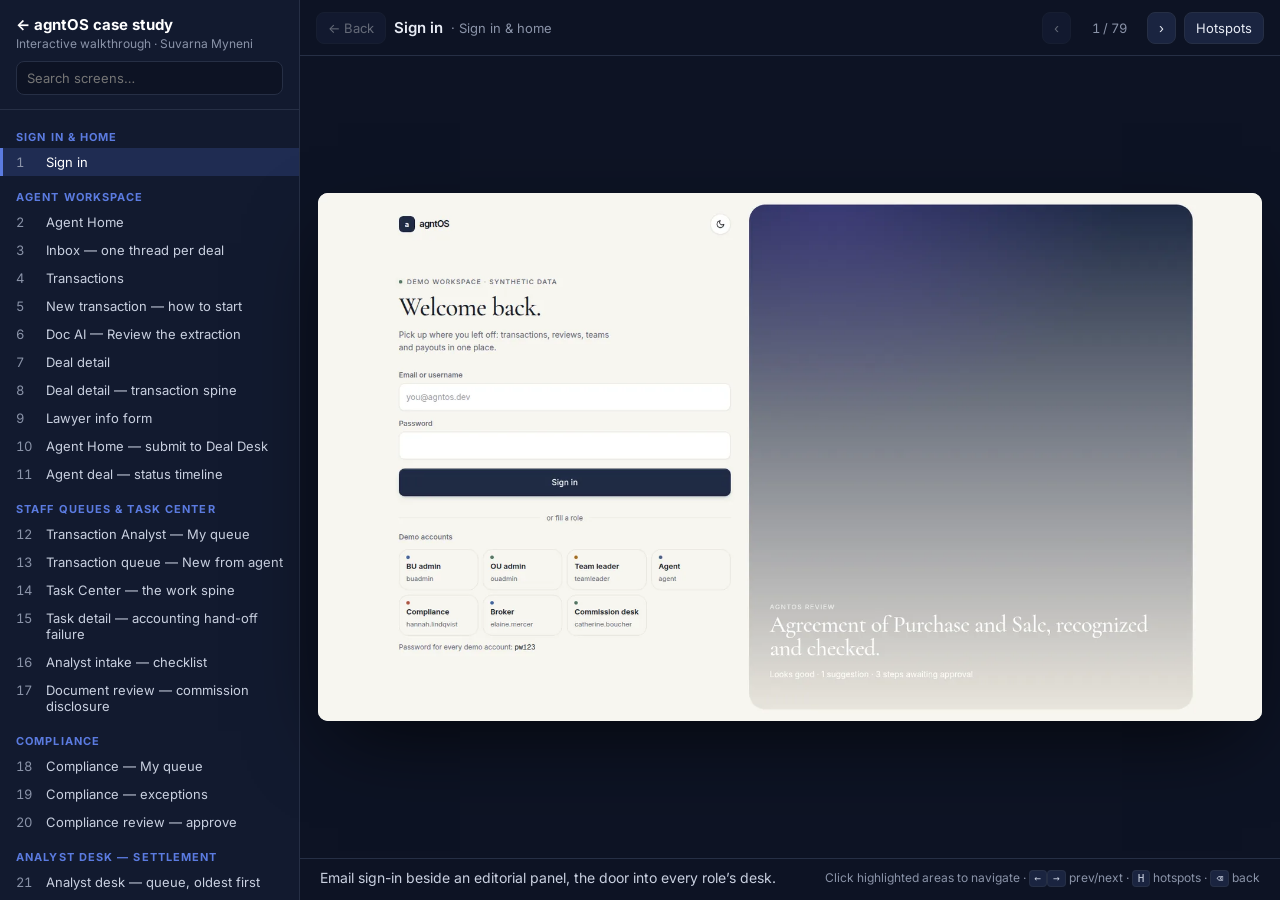
<file: walkthrough.html>
<!doctype html><html lang="en"><head><meta charset="utf-8"><meta name="viewport" content="width=device-width,initial-scale=1">
<title>agntOS — Interactive walkthrough · Suvarna Myneni</title>
<link rel="preconnect" href="https://fonts.googleapis.com"><link href="https://fonts.googleapis.com/css2?family=Inter:wght@400;500;600;700&display=swap" rel="stylesheet">
<style>
:root{--ink:#0f1b33;--muted:#8a93a8;--line:#262f45;--bg:#0d1324;--panel:#121a2f;--brand:#5b7be0;--hot:rgba(91,123,224,.28)}
*{box-sizing:border-box}html,body{height:100%;margin:0}
body{font-family:Inter,system-ui,sans-serif;background:var(--bg);color:#e8ecf5;display:grid;grid-template-columns:300px 1fr;grid-template-rows:56px 1fr auto;grid-template-areas:"side top" "side stage" "side cap";overflow:hidden}
aside{grid-area:side;background:var(--panel);border-right:1px solid var(--line);display:flex;flex-direction:column;min-height:0}
aside .head{padding:14px 16px;border-bottom:1px solid var(--line)}
aside .head a{color:#fff;text-decoration:none;font-weight:700;font-size:15px}
aside .head small{display:block;color:var(--muted);font-size:12px;margin-top:2px}
aside input{width:100%;margin-top:10px;padding:8px 10px;border-radius:8px;border:1px solid var(--line);background:#0d1324;color:#fff;font:inherit;font-size:13px}
#list{overflow:auto;padding:6px 0 20px;flex:1}
#list h4{margin:14px 16px 4px;font-size:11px;letter-spacing:.1em;text-transform:uppercase;color:var(--brand)}
#list button{display:flex;gap:8px;width:100%;text-align:left;background:none;border:0;color:#c9d0e0;padding:6px 16px;font:inherit;font-size:13px;cursor:pointer}
#list button span{color:var(--muted);font-variant-numeric:tabular-nums;min-width:22px}
#list button:hover{background:#1a2440;color:#fff}
#list button.on{background:#1f2c52;color:#fff;box-shadow:inset 3px 0 var(--brand)}
.top{grid-area:top;display:flex;align-items:center;gap:8px;padding:0 16px;border-bottom:1px solid var(--line)}
.top .t{font-weight:600;font-size:15px;white-space:nowrap;overflow:hidden;text-overflow:ellipsis}
.top .sec{color:var(--muted);font-size:13px;white-space:nowrap}
.top .sp{flex:1}
.ib{background:#1a2440;border:1px solid var(--line);color:#e8ecf5;border-radius:8px;padding:7px 11px;font:inherit;font-size:13px;cursor:pointer;white-space:nowrap}
.ib:hover{background:#243159}.ib:disabled{opacity:.4;cursor:default}
.ib.on{background:var(--brand);border-color:var(--brand)}
#count{color:var(--muted);font-size:13px;font-variant-numeric:tabular-nums;min-width:60px;text-align:center}
.stage{grid-area:stage;position:relative;display:flex;align-items:center;justify-content:center;padding:18px;min-height:0;min-width:0}
#frame{position:relative;box-shadow:0 30px 80px -20px rgba(0,0,0,.7);border-radius:10px;overflow:hidden;background:#fff}
#frame img{display:block;width:100%;height:100%;user-select:none;-webkit-user-drag:none}
#hs{position:absolute;inset:0}
#hs a{position:absolute;border-radius:6px;cursor:pointer;transition:background .25s,box-shadow .25s}
#hs a:hover{background:rgba(91,123,224,.12)}
.flash #hs a,.show #hs a{background:var(--hot);box-shadow:0 0 0 2px rgba(91,123,224,.85) inset}
.cap{grid-area:cap;padding:10px 20px 14px;border-top:1px solid var(--line);font-size:14px;color:#c9d0e0;display:flex;gap:16px;align-items:center}
.cap p{margin:0;flex:1}.cap kbd{background:#1a2440;border:1px solid var(--line);border-radius:4px;padding:1px 5px;font-size:11px;color:#c9d0e0}
.hint{color:var(--muted);font-size:12px;white-space:nowrap}
#tip{position:fixed;pointer-events:none;background:#000c;color:#fff;font-size:12px;padding:4px 8px;border-radius:6px;display:none;z-index:9}
#menuBtn{display:none}
@media(max-width:900px){body{grid-template-columns:1fr;grid-template-areas:"top" "stage" "cap"}aside{position:fixed;z-index:10;left:0;top:0;bottom:0;width:290px;transform:translateX(-100%);transition:transform .25s}body.nav aside{transform:none}#menuBtn{display:inline-block}.hint,.top .sec{display:none}}
</style></head><body>
<aside><div class="head"><a href="index.html">← agntOS case study</a><small>Interactive walkthrough · Suvarna Myneni</small><input id="q" placeholder="Search screens…" aria-label="Search screens"></div><div id="list"></div></aside>
<div class="top"><button class="ib" id="menuBtn" aria-label="Screens">☰</button><button class="ib" id="back" title="Back (Backspace)">← Back</button><div class="t" id="title"></div><div class="sec" id="sec"></div><div class="sp"></div><button class="ib" id="prev" title="Previous (←)">‹</button><span id="count"></span><button class="ib" id="next" title="Next (→)">›</button><button class="ib" id="toggle" title="Show hotspots (H)">Hotspots</button></div>
<div class="stage" id="stage"><div id="frame"><img id="img" alt=""><div id="hs"></div></div></div>
<div class="cap"><p id="desc"></p><span class="hint">Click highlighted areas to navigate · <kbd>←</kbd><kbd>→</kbd> prev/next · <kbd>H</kbd> hotspots · <kbd>⌫</kbd> back</span></div>
<div id="tip"></div>
<script src="screens.js"></script>
<script>
const S=window.SCREENS,W=1920,H=1072,idx={};S.forEach((s,i)=>idx[s.id]=i);
let cur=0,hist=[],show=false;
const $=id=>document.getElementById(id),img=$('img'),hs=$('hs'),frame=$('frame'),tip=$('tip');
// side list
function buildList(f=''){f=f.toLowerCase();let h='',last='';S.forEach((s,i)=>{if(f&&!(s.title+' '+s.section+' '+s.desc).toLowerCase().includes(f))return;if(s.section!==last){h+=`<h4>${s.section}</h4>`;last=s.section}h+=`<button data-i="${i}" class="${i===cur?'on':''}"><span>${i+1}</span>${s.title}</button>`});$('list').innerHTML=h}
$('list').onclick=e=>{const b=e.target.closest('button');if(b){go(+b.dataset.i,true);document.body.classList.remove('nav')}};
$('q').oninput=e=>buildList(e.target.value);
function fit(){const st=$('stage'),pw=st.clientWidth-36,ph=st.clientHeight-36;let w=pw,h=w*H/W;if(h>ph){h=ph;w=h*W/H}frame.style.width=w+'px';frame.style.height=h+'px'}
addEventListener('resize',fit);
function render(){const s=S[cur];img.src='img/'+s.file+'.webp';img.alt=s.title;$('title').textContent=s.title;$('sec').textContent='· '+s.section;$('desc').textContent=s.desc;$('count').textContent=(cur+1)+' / '+S.length;
hs.innerHTML=s.hotspots.map(h=>`<a href="#${h.to}" data-to="${h.to}" data-l="${h.label.replace(/"/g,'&quot;')} → ${S[idx[h.to]].title.replace(/"/g,'&quot;')}" style="left:${h.x/W*100}%;top:${h.y/H*100}%;width:${h.w/W*100}%;height:${h.h/H*100}%"></a>`).join('');
$('back').disabled=!hist.length;$('prev').disabled=cur===0;$('next').disabled=cur===S.length-1;
document.querySelectorAll('#list button').forEach(b=>b.classList.toggle('on',+b.dataset.i===cur));const on=document.querySelector('#list button.on');on&&on.scrollIntoView({block:'nearest'});
[cur-1,cur+1].forEach(j=>{if(S[j]){const p=new Image();p.src='img/'+S[j].file+'.webp'}});s.hotspots.forEach(h=>{const p=new Image();p.src='img/'+S[idx[h.to]].file+'.webp'});
document.title=s.title+' · agntOS walkthrough';if(location.hash.slice(1)!==s.id)history.replaceState(null,'','#'+s.id)}
function go(i,push){if(i<0||i>=S.length||i===cur&&push)return;if(push)hist.push(cur);cur=i;render()}
hs.onclick=e=>{const a=e.target.closest('a');if(a){e.preventDefault();e.stopPropagation();tip.style.display='none';go(idx[a.dataset.to],true)}};
frame.addEventListener('click',e=>{if(e.target.closest('#hs a'))return;frame.classList.remove('flash');void frame.offsetWidth;frame.classList.add('flash');clearTimeout(frame._t);frame._t=setTimeout(()=>frame.classList.remove('flash'),700)});
hs.onmousemove=e=>{const a=e.target.closest('a');if(a){tip.textContent=a.dataset.l;tip.style.display='block';tip.style.left=Math.min(e.clientX+14,innerWidth-tip.offsetWidth-8)+'px';tip.style.top=(e.clientY+16)+'px'}else tip.style.display='none'};
hs.onmouseleave=()=>tip.style.display='none';
$('back').onclick=()=>{if(hist.length){cur=hist.pop();render()}};
$('prev').onclick=()=>go(cur-1,true);$('next').onclick=()=>go(cur+1,true);
$('toggle').onclick=()=>{show=!show;frame.classList.toggle('show',show);$('toggle').classList.toggle('on',show)};
$('menuBtn').onclick=()=>document.body.classList.toggle('nav');
addEventListener('keydown',e=>{if(e.target.tagName==='INPUT')return;if(e.key==='ArrowRight')go(cur+1,true);else if(e.key==='ArrowLeft')go(cur-1,true);else if(e.key==='Backspace'){e.preventDefault();$('back').click()}else if(e.key==='h'||e.key==='H')$('toggle').click()});
addEventListener('hashchange',()=>{const i=idx[location.hash.slice(1)];if(i!==undefined&&i!==cur)go(i,true)});
const start=idx[location.hash.slice(1)];cur=start!==undefined?start:0;buildList();render();fit();
</script></body></html>
</file>
<file: agentos/style.css>
:root{
  --ink:#1c1f29;
  --muted:#3e4553;
  --soft:#5c6574;
  --line:#e3dcd2;
  --bg:#f5f3ee;
  --card:#fffcf8;
  --brand:#3c3489;
  --sage:#1f6b56;
  --clay:#8a4638;
  --violet:#5346a8;
  --violet-soft:#efedf8;
  --radius:16px;
  --shadow:0 18px 40px -28px rgba(28,31,41,.45);
  --serif:"Cormorant Garamond",Georgia,"Times New Roman",serif;
  --sans:Inter,system-ui,-apple-system,Segoe UI,Roboto,sans-serif;
  --head:120px;
  --wrap:1120px;
}
*{box-sizing:border-box}
html{scroll-behavior:smooth;overflow-x:clip}
body{
  margin:0;font-family:var(--sans);color:var(--ink);background:var(--bg);
  line-height:1.6;font-size:17px;-webkit-font-smoothing:antialiased;
}
img{max-width:100%;height:auto;display:block;object-fit:contain}
figure{margin:0}
a{color:var(--brand)}
a:hover{color:#241e66}
:focus-visible{outline:3px solid var(--brand);outline-offset:3px}
.skip{position:absolute;left:12px;top:-48px;background:#fff;color:var(--ink);padding:8px 12px;border-radius:8px;z-index:80}
.skip:focus{top:12px}
.wrap{max-width:var(--wrap);margin:0 auto;padding:0 24px}
.sticky-head{
  position:sticky;top:0;z-index:40;
  background:rgba(245,243,238,.94);backdrop-filter:blur(14px);
  border-bottom:1px solid var(--line);
}
nav.top .wrap{display:flex;align-items:center;gap:16px 22px;min-height:58px;padding-top:8px;padding-bottom:8px}
.brand{font-weight:700;text-decoration:none;color:var(--ink)}
.links{display:flex;flex-wrap:wrap;gap:8px 16px;margin-left:auto;font-size:14px}
.links a{color:var(--muted);text-decoration:none;font-weight:600}
.links a:hover{color:var(--ink)}
.btn{
  display:inline-flex;align-items:center;justify-content:center;
  background:var(--ink);color:#fff!important;text-decoration:none;
  padding:11px 16px;border-radius:999px;font-weight:600;font-size:14px;border:0;cursor:pointer;font-family:inherit;
}
.btn.ghost{background:transparent;color:var(--ink)!important;border:1px solid var(--line)}
.btn.ghost:hover{background:#fff}
.rail{display:flex;align-items:center;padding:0 16px 10px;max-width:none;margin:0 auto}
.rail ol{
  list-style:none;display:flex;flex-wrap:wrap;justify-content:center;gap:4px 0;margin:0;padding:0;
  flex:1 1 auto;min-width:0;
}
.rail a{
  display:flex;align-items:center;gap:5px;text-decoration:none;color:var(--soft);
  font-size:12px;font-weight:600;padding:4px 0;white-space:nowrap;
}
.rail li{display:flex;align-items:center}
.rail li:not(:last-child)::after{content:"";width:8px;height:1px;background:var(--line);margin:0 6px;flex:0 0 auto}
@media(min-width:1440px){
  .rail{padding:0 12px 8px}
  .rail ol{flex-wrap:nowrap;overflow-x:auto;scrollbar-width:none;justify-content:safe center}
  .rail ol::-webkit-scrollbar{display:none}
  .rail a{font-size:12px;gap:4px}
  .rail li:not(:last-child)::after{width:6px;margin:0 5px}
}
.rail a .dot{width:8px;height:8px;border-radius:50%;border:1.5px solid currentColor;flex:0 0 auto}
.rail a.on{color:var(--ink)}
.rail a.on .dot{background:var(--sage);border-color:var(--sage)}
header.hero{padding:36px 0 20px;scroll-margin-top:var(--head)}
section{padding:56px 0;border-top:1px solid var(--line);scroll-margin-top:var(--head)}
.section-label,.project-name{
  font-size:12px;letter-spacing:.14em;text-transform:uppercase;font-weight:700;margin:0 0 10px;
}
.section-label{color:var(--sage)}
.project-name{color:var(--violet);letter-spacing:.16em;font-size:13px}
h1{
  font-family:var(--serif);font-weight:560;font-size:clamp(40px,4.4vw,64px);
  line-height:1.02;letter-spacing:-.025em;margin:0 0 14px;
}
h2{
  font-family:var(--serif);font-weight:560;font-size:clamp(32px,4vw,48px);
  line-height:1.05;letter-spacing:-.02em;margin:0 0 10px;
}
h3{font-size:17px;line-height:1.35;margin:0 0 6px}
.lead{font-size:19px;color:var(--muted);max-width:40rem;margin:0 0 18px}
.intro{color:var(--muted);max-width:42rem;margin:0 0 16px}
.hero-actions{display:flex;flex-wrap:wrap;gap:10px;margin:0}
.hero-grid{
  display:grid;grid-template-columns:minmax(0,1.05fr) minmax(0,.95fr);
  grid-template-areas:"copy shots" "meta meta";
  column-gap:32px;row-gap:20px;align-items:start;
}
.hero-copy{grid-area:copy;min-width:0}
.hero-grid>.composition{grid-area:shots}
.hero-grid>.meta{grid-area:meta;align-self:start}
.meta{display:grid;grid-template-columns:1fr 1fr;gap:10px;margin:0}
.meta div,.card,.persona,.decision,.metric{
  background:var(--card);border:1px solid var(--line);border-radius:14px;padding:14px 16px;
}
.meta dt{font-size:11px;letter-spacing:.12em;text-transform:uppercase;color:var(--soft);margin:0 0 4px;font-weight:700}
.meta dd{margin:0;font-size:15px;line-height:1.45}
.note{font-size:14px;color:var(--soft);margin:18px 0 0;max-width:46rem}
.note a,.more{font-weight:650}
.composition{position:relative;min-width:0;margin-top:8px}
.composition .back{position:absolute;top:0;right:0;width:78%;z-index:1}
.composition .front{position:relative;width:86%;z-index:2;margin-top:118px}
@media(min-width:761px){
  .composition .back figcaption{
    position:absolute;width:1px;height:1px;padding:0;margin:-1px;overflow:hidden;
    clip:rect(0,0,0,0);white-space:nowrap;border:0;
  }
}
.points,.personas,.decisions,.metrics,.compare{display:grid;gap:12px;margin:0;padding:0;list-style:none}
.points{grid-template-columns:1fr 1fr}
.points li,.compare article{background:var(--card);border:1px solid var(--line);border-radius:14px;padding:14px 16px;color:var(--muted)}
.points strong,.compare h3{display:block;color:var(--ink);font-size:15px;margin:0 0 4px}
.compare{grid-template-columns:1fr 1fr}
.compare ul{margin:0;padding-left:18px}
.compare li{margin:6px 0}
.matrix-wrap{border:1px solid var(--line);border-radius:14px;overflow:hidden;background:var(--card)}
.matrix{width:100%;border-collapse:collapse;font-size:15px;background:transparent}
.matrix th,.matrix td{text-align:left;vertical-align:top;padding:14px 16px;border-bottom:1px solid var(--line)}
.matrix th{font-size:11px;letter-spacing:.12em;text-transform:uppercase;color:var(--soft);font-weight:700}
.matrix td{color:var(--muted);line-height:1.5}
.matrix td:first-child{color:var(--ink);font-weight:650;width:24%}
.matrix tr:last-child td{border-bottom:0}
h3.subhead{margin:28px 0 12px;font-size:18px}
.points.differs{grid-template-columns:1fr}
.points li.span{grid-column:1 / -1}
.points.reqs li{color:var(--ink)}
.sys{
  display:grid;grid-template-columns:1fr 1fr;gap:14px;margin-top:4px;
}
.sys-col{
  margin:0;min-width:0;background:var(--card);border:1px solid var(--line);
  border-radius:14px;padding:16px 16px 18px;
}
.sys figcaption{
  font-size:11px;letter-spacing:.14em;text-transform:uppercase;font-weight:700;
  color:var(--soft);margin:0 0 14px;
}
.sys-after figcaption{color:var(--sage)}
.tree{
  display:grid;grid-template-columns:auto 14px minmax(0,1fr);
  align-items:center;min-width:0;
}
.tree.after{
  grid-template-rows:auto auto;align-items:start;
}
.tree.after .who{grid-column:1;grid-row:1;align-self:center}
.tree.after .arm{grid-column:2;grid-row:1;align-self:center}
.tree.after .hub{grid-column:3;grid-row:1;min-width:0}
.tree.after .kids.sub{grid-column:3;grid-row:2}
.sys .node{
  display:block;min-width:0;background:#fff;border:1px solid #d5cdc2;border-radius:10px;
  padding:8px 10px;font-size:14px;font-weight:650;color:var(--ink);line-height:1.35;
  overflow-wrap:anywhere;
}
.sys .node small{
  display:block;margin-top:2px;font-size:12px;font-weight:500;color:var(--muted);line-height:1.35;
}
.sys .node.who{
  justify-self:start;padding:8px 12px;border-color:#b7b1a6;white-space:nowrap;overflow-wrap:normal;
}
.sys .arm{display:block;height:1px;background:#cfc6ba}
.sys .kids{
  list-style:none;margin:0;padding:0 0 0 14px;position:relative;
  display:flex;flex-direction:column;gap:8px;min-width:0;
}
.sys .kids::before{
  content:"";position:absolute;left:0;top:16px;bottom:16px;width:1px;background:#cfc6ba;
}
.sys .kids > li{position:relative;min-width:0}
.sys .kids > li::before{
  content:"";position:absolute;left:-14px;top:50%;width:14px;height:1px;background:#cfc6ba;
}
.sys .kids.sub{margin-top:10px}
.sys .kids.sub::before{top:-10px;bottom:18px}
.sys .layered{display:flex;flex-direction:column}
.sys .layered .queue{
  margin:0 0 -12px 16px;padding-bottom:18px;background:#f1eee8;color:var(--soft);
  font-weight:600;border-color:#d9d1c6;position:relative;z-index:0;
}
.sys .layered .doc{
  position:relative;z-index:1;margin-right:14px;background:#fff;
  box-shadow:0 10px 18px -16px rgba(28,31,41,.55);
}
.sys .hub{border-color:var(--sage)}
.sys .hub-name{display:block}
.sys .hub-acts{
  display:flex;flex-wrap:wrap;gap:6px;margin:8px 0 0;padding:0;list-style:none;
}
.sys .hub-acts li{
  font-size:12px;font-weight:600;color:var(--muted);background:var(--bg);
  border-radius:999px;padding:3px 8px;line-height:1.35;
}
.sys .steps{
  display:flex;flex-wrap:wrap;align-items:center;gap:4px 0;
  list-style:none;margin:8px 0 0;padding:0;font-size:12px;font-weight:600;color:var(--muted);
}
.sys .steps li{display:inline-flex;align-items:center;font-weight:600}
.sys .steps li:not(:last-child)::after{
  content:"";width:8px;height:1px;margin:0 6px;background:#cfc6ba;flex:0 0 auto;
}
.flow-pair{display:grid;grid-template-columns:1fr 1fr;gap:14px;margin-top:14px;align-items:start}
.flow-pair .shot{background:#fff}
.flow-pair .shot img{width:100%;height:320px;object-fit:cover;object-position:top center;background:#fff}
.helps{list-style:none;margin:0;padding:0;display:grid;grid-template-columns:1fr 1fr;gap:12px}
.helps li{
  background:var(--card);border:1px solid var(--line);border-radius:14px;
  padding:14px 16px;min-width:0;display:flex;flex-direction:column;gap:8px;
}
.helps p{margin:0;color:var(--muted);font-size:15px;line-height:1.45}
.helps span{
  display:block;font-size:11px;letter-spacing:.12em;text-transform:uppercase;
  font-weight:700;color:var(--soft);margin:0 0 2px;
}
.help-link{
  display:inline-flex;align-items:center;gap:8px;margin-top:auto;padding-top:4px;
  font-size:13px;font-weight:650;text-decoration:none;color:var(--ink);
}
.help-link img{
  width:72px;height:48px;object-fit:cover;object-position:left top;flex:0 0 auto;
  border-radius:8px;border:1px solid var(--line);background:#fff;
}
#final-designs h2+.note{margin:2px 0 8px}
#listing-flow,#systems-involved{scroll-margin-top:var(--head)}
.personas{grid-template-columns:1fr 1fr}
.persona p,.decision p,.metric p{margin:0;color:var(--muted);font-size:15px}
.decisions{grid-template-columns:1fr}
.decision p+p{margin-top:6px}
.decision b{color:var(--ink)}
.gallery,.pair{display:grid;grid-template-columns:1fr 1fr;gap:14px;margin-top:8px;align-items:start}
.gallery{grid-template-columns:1fr}
.shot{display:block;width:100%;padding:0;border:0;background:transparent;cursor:zoom-in;line-height:0}
.shot img{width:100%;height:auto;object-fit:contain;object-position:top center;vertical-align:top}
.pair .shot img,.decision-shot .shot img{aspect-ratio:27/20;object-fit:cover;object-position:top center}
.gallery .shot img{width:100%;max-width:100%;height:auto;object-fit:contain}
.gallery .frame,.pair .frame{height:auto}
.frame{
  background:var(--card);border:1px solid var(--line);border-radius:14px;overflow:hidden;
  box-shadow:var(--shadow);min-width:0;width:100%;
}
.frame figcaption{padding:10px 12px 12px;font-size:14px;font-weight:650;text-align:left}
.frame figcaption a{color:var(--ink);text-decoration:none}
.frame figcaption a:hover{color:var(--brand)}
.pair{grid-template-columns:minmax(0,520px)}
.kit{display:grid;grid-template-columns:1.1fr .9fr;gap:14px;align-items:start}
.swatches{display:flex;flex-wrap:wrap;gap:10px;margin:8px 0 0;padding:0;list-style:none}
.swatches li{display:flex;align-items:center;gap:8px;font-size:14px;font-weight:600}
.swatches i{width:28px;height:28px;border-radius:50%;display:block;border:1px solid #b7b1a6}
.swatches i.paper{background:#f7f4ee;border-color:#8a8478}
.states{display:flex;flex-wrap:wrap;gap:8px;margin:0 0 14px;padding:0;list-style:none}
.states li{background:var(--card);border:1px solid var(--line);border-radius:999px;padding:6px 12px;font-size:14px;font-weight:650}
.states li.human{background:var(--ink);color:#fff;border-color:var(--ink)}
.decision-shot{max-width:520px;margin-top:14px}
.specimens{display:grid;gap:12px}
.specimen{background:var(--card);border:1px solid var(--line);border-radius:14px;padding:14px 16px}
.specimen h3{font-size:12px;letter-spacing:.1em;text-transform:uppercase;color:var(--violet);margin:0 0 10px}
.specimen .row{display:flex;flex-wrap:wrap;gap:8px;align-items:center}
.ui{font:600 14px var(--sans);border-radius:999px;padding:8px 14px;cursor:default}
.ui.primary{background:var(--ink);color:#fff;border:1px solid var(--ink)}
.ui.secondary{background:#fff;color:var(--ink);border:1px solid var(--line)}
.ui.ghost{background:transparent;color:var(--brand);border:1px solid transparent}
.ui.danger{background:var(--clay);color:#fff;border:1px solid var(--clay)}
.field{display:block;font-size:13px;font-weight:650;color:var(--muted)}
.field input{display:block;width:100%;margin-top:6px;padding:8px 10px;border:1px solid var(--line);border-radius:10px;font:inherit;color:var(--ink);background:#fff}
.hint{margin:8px 0 0;font-size:13px;color:var(--soft)}
.chip{display:inline-flex;align-items:center;border-radius:999px;padding:3px 8px;font-size:12px;font-weight:700}
.chip.wait{background:#f8efe6;color:var(--clay)}
.chip.ready{background:#e7f3ee;color:var(--sage)}
.chip.block{background:#f3e8e6;color:var(--clay)}
.chip.ok{background:#e7f3ee;color:var(--sage)}
.specimen table{width:100%;border-collapse:collapse;font-size:14px}
.specimen th,.specimen td{text-align:left;padding:8px 6px;border-bottom:1px solid var(--line)}
.file-card h4{margin:0 0 6px;font-size:16px}
.file-card p{margin:0 0 10px;color:var(--muted);font-size:14px}
.type-sample{margin:12px 0 0}
.type-sample .serif{font-family:var(--serif);font-size:36px;line-height:1;letter-spacing:-.02em;margin:0}
.type-sample .sans{margin:6px 0 0;color:var(--muted)}
.kit-bits{display:grid;gap:12px}
.kit-bits article{background:var(--card);border:1px solid var(--line);border-radius:14px;padding:14px 16px}
.kit-bits h3{font-size:13px;letter-spacing:.08em;text-transform:uppercase;color:var(--violet);margin:0 0 8px}
.kit-bits img{width:auto;max-width:100%;height:auto}
.metrics{grid-template-columns:1fr 1fr}
.metric span{display:block;font-size:11px;letter-spacing:.12em;text-transform:uppercase;color:var(--sage);font-weight:700;margin-bottom:6px}
.endcap{
  margin-top:16px;padding:16px 18px;background:var(--card);border:1px solid var(--line);border-radius:var(--radius);
  display:flex;flex-wrap:wrap;gap:12px 18px;align-items:center;justify-content:space-between;
}
.endcap p{margin:0;max-width:36rem}
footer{padding:28px 0 24px;border-top:1px solid var(--line);color:var(--muted);font-size:14px}
footer a{font-weight:650}
footer .links-row{display:flex;flex-wrap:wrap;gap:10px 18px;margin-bottom:8px}
.to-top{
  position:fixed;right:16px;bottom:16px;z-index:35;background:var(--ink);color:#fff;
  border:0;border-radius:999px;padding:8px 12px;font:650 13px var(--sans);cursor:pointer;
}
.to-top[hidden]{display:none}
dialog#lightbox{
  width:min(1100px,calc(100vw - 32px));max-height:calc(100vh - 32px);
  border:0;padding:12px;border-radius:16px;background:var(--card);color:var(--ink);overflow:auto;
}
dialog#lightbox::backdrop{background:rgba(20,18,16,.72)}
dialog#lightbox img{width:100%;max-width:100%;height:auto;max-height:calc(100vh - 140px);object-fit:contain;border-radius:10px;background:#fff}
dialog#lightbox p{margin:8px 4px 4px;color:var(--muted);font-size:14px}
dialog#lightbox form{display:flex;justify-content:flex-end;margin:0}
@media(max-width:1100px){
  .hero-grid{
    grid-template-columns:minmax(0,1.05fr) minmax(0,.95fr);
    grid-template-areas:"copy shots" "meta meta";
    row-gap:16px;
  }
  .hero-grid>.composition{width:100%;margin-top:4px;margin-left:0}
  .composition .back{display:none}
  .composition .front{width:100%;margin-top:0}
  .points,.personas,.compare,.metrics,.kit{grid-template-columns:1fr 1fr}
  .points.differs{grid-template-columns:1fr}
}
@media(max-width:760px){
  .rail{position:relative}
  .rail ol{flex-wrap:nowrap;overflow-x:auto;scrollbar-width:none;padding-right:28px}
  .rail ol::-webkit-scrollbar{display:none}
  .rail::after{
    content:"";position:absolute;right:12px;top:0;bottom:10px;width:36px;pointer-events:none;
    background:linear-gradient(90deg,rgba(245,243,238,0),rgba(245,243,238,.96));
  }
  .hero-grid{grid-template-columns:1fr;grid-template-areas:"copy" "shots" "meta"}
  .hero-grid>.composition{width:100%;margin-left:0}
  .composition{display:flex;flex-direction:column;gap:14px}
  .composition .frame{position:static;width:100%;margin:0}
  .composition .front{order:-1}
  nav.top .links{display:none}
  .meta,.points,.personas,.compare,.metrics,.gallery,.pair,.kit,.sys,.flow-pair,.helps{grid-template-columns:1fr}
  .flow-pair .shot img{height:240px}
  header.hero{padding-top:22px}
  section{padding:44px 0}
  h1{font-size:38px}
  .to-top{right:10px;bottom:10px;width:36px;height:36px;padding:0;font-size:16px;line-height:36px}
  .gallery,.pair{padding-bottom:48px}
  .matrix thead{display:none}
  .matrix,.matrix tbody,.matrix tr,.matrix td{display:block;width:auto}
  .matrix-wrap{border:0;background:transparent;overflow:visible}
  .matrix tr{background:var(--card);border:1px solid var(--line);border-radius:14px;margin:0 0 12px;overflow:hidden}
  .matrix td{border-bottom:1px solid var(--line);padding:12px 14px}
  .matrix td:last-child{border-bottom:0}
  .matrix td:first-child{width:auto}
  .matrix td::before{content:attr(data-label);display:block;font-size:11px;letter-spacing:.12em;text-transform:uppercase;color:var(--soft);font-weight:700;margin-bottom:4px}
  dialog#lightbox{width:calc(100vw - 12px);max-width:calc(100vw - 12px);max-height:calc(100vh - 12px);padding:8px;overflow-x:hidden}
  dialog#lightbox img{width:100%;max-width:100%;height:auto;max-height:calc(100vh - 120px);object-fit:contain}
}
@media(prefers-reduced-motion:reduce){
  html{scroll-behavior:auto}
}
</file>
